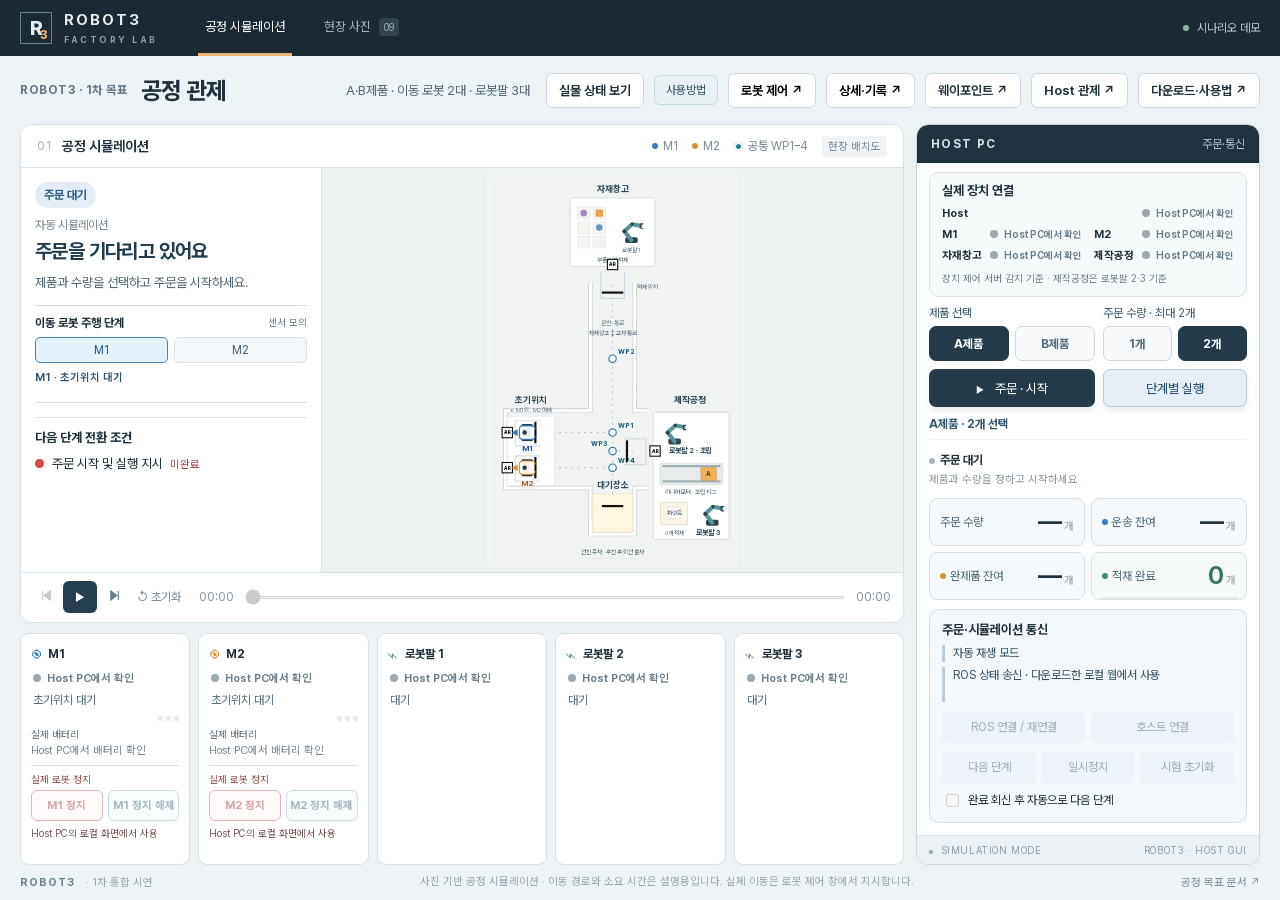
<file: index.html>
<!doctype html>
<html lang="ko">
<head><meta charset="utf-8"><meta name="viewport" content="width=device-width,initial-scale=1"><meta name="theme-color" content="#17242d"><title>Robot3 · 공정 시뮬레이션</title><link rel="stylesheet" href="styles.css?v=20261011-order2"><link rel="stylesheet" href="dashboard.css?v=20261019-layout-scale"><link rel="stylesheet" href="device-connection.css?v=20261011-connection"><link rel="stylesheet" href="usage-modal.css?v=20261019-pages"></head>
<body>
<header class="topbar"><a class="brand" href="./" aria-label="Robot3 홈"><span class="brand-icon">R<span>3</span></span><strong>ROBOT3<span>FACTORY LAB</span></strong></a><nav aria-label="페이지"><button class="nav active" data-tab="simulation">공정 시뮬레이션</button><button class="nav" data-tab="gallery">현장 사진 <span>09</span></button></nav><span class="demo-badge"><i></i> 시나리오 데모</span></header>
<main>
<div class="heading"><div><p class="eyebrow">ROBOT3 · 1차 목표</p><h1>공정 관제</h1></div><div class="dashboard-actions"><span class="dashboard-context">A·B제품 · 이동 로봇 2대 · 로봇팔 3대</span><a id="map-mode" class="package-link" href="?live=1">실물 상태 보기</a><button id="open-usage" class="usage-trigger" type="button" aria-haspopup="dialog" aria-controls="usage-dialog">사용방법</button><button id="open-robot-panel" type="button" class="detail-button">로봇 제어 ↗</button><button id="open-details" type="button" class="detail-button">상세·기록 ↗</button><a class="package-link" href="waypoints.html">웨이포인트 ↗</a><a class="package-link" href="control.html">Host 관제 ↗</a><a class="package-link" href="downloads.html">다운로드·사용법 ↗</a></div></div>
<section id="simulation-view">
<div class="simulation-layout"><div class="simulation-main">
<section class="map-panel"><div class="panel-heading"><div><span class="section-number">01</span><h2>공정 시뮬레이션</h2></div><div class="legend"><span><i class="blue"></i>M1</span><span><i class="orange"></i>M2</span><span class="waypoint-legend"><i></i>공통 WP1–4</span><span class="map-scale">현장 배치도</span></div></div>
<div class="map-stage-layout">
<aside class="current-stage" aria-label="현재 공정 단계">
<p class="eyebrow">CURRENT STEP</p><h3>현재 단계</h3>
<div class="stage-live" aria-live="polite" aria-atomic="true"><span id="stage-status" class="stage-status">주문 대기</span><p id="stage-number" class="stage-number">자동 시뮬레이션</p><h4 id="stage-title">주문을 기다리고 있어요</h4><p id="stage-detail">제품과 수량을 선택하고 주문을 시작하세요.</p></div>

<section class="navigation-panel" aria-label="이동 로봇 내부 주행 단계">
<div class="navigation-heading"><strong>이동 로봇 주행 단계</strong><span>센서 모의</span></div>
<div class="navigation-tabs" role="group" aria-label="주행 단계 로봇 선택"><button id="navigation-b1" type="button" aria-pressed="true">M1</button><button id="navigation-b2" type="button" aria-pressed="false">M2</button></div>
<p id="navigation-summary">10cm 후진 → 회전 → 경유점 → 도킹</p>
<ol id="navigation-steps" aria-label="선택한 이동 로봇의 주행 완료 조건"></ol>
</section>

<section class="stage-conditions" tabindex="0" aria-label="다음 단계 완료 조건 목록"><strong id="conditions-title">다음 단계 전환 조건</strong><ul id="conditions-list" aria-live="polite"></ul></section>

</aside>
<div class="map-wrapper"><svg id="factory-map" viewBox="0 0 680 1060" role="img" aria-labelledby="map-title map-desc"><title id="map-title">Robot3 공정 이동 시뮬레이션</title><desc id="map-desc">사용자가 지정한 방향으로 왼쪽 아래 초기위치, 중앙 위 자재창고, 오른쪽 아래 제작공정을 배치했습니다. 중앙 통로와 아래쪽 대기장소가 연결됩니다. 치수와 이동 시간은 설명용입니다. 두 이동 로봇이 공통 경유점 WP1~WP4를 사용합니다. WP1은 M1, WP4는 M2 초기위치의 통로 합류점입니다. 위치는 세로 배치도의 개념 위치입니다.</desc><defs><pattern id="grid" width="24" height="24" patternUnits="userSpaceOnUse"><circle cx="1" cy="1" r=".75" fill="#d4dde2"/></pattern><filter id="shadow"><feDropShadow dx="0" dy="3" stdDeviation="3" flood-opacity=".12"/></filter><g id="robot-shape"><rect x="-23" y="-16" width="7" height="30" rx="3" fill="#273a47"/><rect x="16" y="-16" width="7" height="30" rx="3" fill="#273a47"/><rect x="-18" y="-22" width="36" height="42" rx="9" fill="white" stroke="currentColor" stroke-width="3"/><rect x="-12" y="-15" width="24" height="23" rx="3" fill="currentColor" opacity=".12"/><circle cy="-8" r="6" fill="#273a47"/><path d="M-9 -27 L0 -43 L9 -27" fill="currentColor"/></g><g id="arm-shape"><rect x="-17" y="-8" width="34" height="16" rx="5" fill="#31444e"/><path d="M0 0 L-19 -24 L2 -43 L24 -39" fill="none" stroke="currentColor" stroke-width="11" stroke-linecap="round" stroke-linejoin="round"/><circle cx="-19" cy="-24" r="5" fill="#263b46"/><circle cx="2" cy="-43" r="4" fill="#263b46"/><path d="M24 -44 v12 m0 -12 h8 m-8 12 h8" fill="none" stroke="#263b46" stroke-width="3"/></g></defs>
<rect width="680" height="1060" fill="#f1f3f2"/>
<rect x="20" y="20" width="640" height="1020" rx="8" fill="url(#grid)" stroke="#d6dddf"/>
<!-- Photo topology, oriented as specified: storage above, home bottom-left,
     production bottom-right, waiting bay off the central junction. -->
<path d="M280 295 V640 H50 V850 H280 V975 H400 V850 H435 M400 295 V640 H435" fill="none" stroke="#c8d0d1" stroke-width="12"/>
<path d="M280 295 V640 H50 V850 H280 V975 H400 V850 H435 M400 295 V640 H435" fill="none" stroke="#fff" stroke-width="8"/>
<path class="road-dash" d="M340 300 V920 M110 700 H340 M110 795 H340 M340 750 H400"/>
<text x="340" y="410" text-anchor="middle" class="route-label">운반 통로</text>
<text x="340" y="435" text-anchor="middle" class="zone-sub">자재창고 ↕ 교차 통로</text>
<g class="station" tabindex="0" role="button" aria-label="자재창고 사진 보기" data-photo="warehouse">
 <rect x="225" y="65" width="230" height="185" rx="5" fill="#fff" stroke="#c9d5dc" stroke-width="2"/>
 <text x="340" y="48" text-anchor="middle" class="zone-title">자재창고</text>
 <g stroke="#d2d7d9" fill="#f4f5f1"><rect x="245" y="90" width="34" height="32" rx="2"/><rect x="287" y="90" width="34" height="32" rx="2"/><rect x="245" y="129" width="34" height="32" rx="2"/><rect x="287" y="129" width="34" height="32" rx="2"/><rect x="245" y="168" width="34" height="32" rx="2"/><rect x="287" y="168" width="34" height="32" rx="2"/></g>
 <circle cx="262" cy="106" r="9" fill="#a28ac2"/><circle cx="304" cy="145" r="9" fill="#639cbc"/><rect x="294" y="96" width="20" height="20" rx="2" fill="#eaa452"/>
 <g id="arm1-map" transform="translate(391 179)" color="#589299"><use href="#arm-shape"/></g>
 <text x="391" y="211" text-anchor="middle" class="zone-sub">로봇팔 1</text>
 <text x="340" y="238" text-anchor="middle" class="zone-sub">부품 3개 적재</text>
 <path d="M308 263 V337 H372 V263" fill="none" stroke="#b9cbd4" stroke-width="2"/>
 <text x="405" y="310" class="dock-label">적재 위치</text>
</g>
<g class="station" tabindex="0" role="button" aria-label="초기위치 사진 보기" data-photo="home">
 <rect x="55" y="656" width="128" height="188" rx="5" fill="#fff" stroke="#c9d5dc"/>
 <text x="119" y="621" text-anchor="middle" class="zone-title">초기위치</text>
 <text x="119" y="643" text-anchor="middle" class="zone-sub">← M1 위 · M2 아래</text>
 <path d="M143 668 H77 V736 H143 M143 763 H77 V831 H143" fill="none" stroke="#d7dfe4" stroke-width="3"/>
</g>
<g class="station" tabindex="0" role="button" aria-label="대기장소 사진 보기" data-photo="waiting">
 <rect x="285" y="866" width="110" height="105" rx="3" fill="#fff6e2" stroke="#d4b77a" stroke-dasharray="6 4"/>
 <text x="340" y="850" text-anchor="middle" class="zone-title">대기장소</text>
 <text x="340" y="1030" text-anchor="middle" class="zone-sub">전진 주차 · 후진 후 회전 출차</text>
</g>
<path d="M373 717 H430 V787 H373" fill="none" stroke="#b9cbd4" stroke-width="2"/>

<!-- Full-map photo: arm 2 at upper left, horizontal linear rail in the
     middle, arm 3 lower right and pallet lower left on the same workboard. -->
<g class="station" tabindex="0" role="button" aria-label="제작공정 사진 보기" data-photo="process">
 <rect x="450" y="645" width="205" height="345" rx="5" fill="#fff" stroke="#c9d5dc" stroke-width="2"/>
 <text x="550" y="621" text-anchor="middle" class="zone-title">제작공정</text>
 <g id="arm2-map" transform="translate(508 724)" color="#589299"><use href="#arm-shape"/></g>
 <text x="550" y="755" text-anchor="middle" class="zone-title small">로봇팔 2 · 조립</text>
 <rect x="468" y="783" width="171" height="58" rx="3" fill="#e7ebea" stroke="#c1cccd"/>
 <path d="M475 791 H632 M475 832 H632" stroke="#a0b2b6" stroke-width="6"/>
 <rect x="586" y="797" width="36" height="30" rx="3" fill="#fff" stroke="#c7ceca"/>
 <g id="jig" transform="translate(600 812)"><rect x="-21" y="-18" width="42" height="36" rx="3" fill="#f2b05d" stroke="#bb803a"/><text id="jig-product" y="6" text-anchor="middle" font-size="18" font-weight="700" fill="#5f421d">A</text></g>
 <text x="550" y="865" text-anchor="middle" class="zone-sub">리니어 모터 · 조립 지그</text>
 <g id="arm3-map" transform="translate(610 944)" color="#589299"><use href="#arm-shape"/></g>
 <text x="600" y="976" text-anchor="middle" class="zone-title small">로봇팔 3</text>
</g>
<g class="station" tabindex="0" role="button" aria-label="파렛트 사진 보기" data-photo="pallet">
 <rect x="470" y="889" width="73" height="60" rx="3" fill="#f8f4e8" stroke="#c8ba96"/>
 <rect x="489" y="902" width="36" height="30" rx="2" fill="#fff" stroke="#d9c8a6"/>
 <text x="507" y="923" text-anchor="middle" class="zone-sub">파렛트</text>
 <text id="pallet-count" x="507" y="976" text-anchor="middle" class="zone-sub">0개 적재</text>
</g>
<path id="active-waypoint-route" aria-hidden="true"></path>
<path id="active-waypoint-route-b2" aria-hidden="true"></path>
<g id="waypoint-markers" aria-label="M1·M2 공통 경유·회전 웨이포인트 WP1~WP4"></g>
<g id="dock-cues" aria-label="대기장소를 제외한 ArUco 표식과 목표 위치별 후방 적외선 센서 검은 감지선"></g>
<g id="robot1" color="#3576c5" filter="url(#shadow)"><g class="robot-body"><use href="#robot-shape"/><rect x="-9" y="19" width="18" height="4" rx="1" fill="#111"/><g class="cargo" transform="translate(-12 12)"></g></g><text y="49" text-anchor="middle" class="robot-label" fill="#24588f">M1</text></g>
<g id="robot2" color="#d99032" filter="url(#shadow)"><g class="robot-body"><use href="#robot-shape"/><rect x="-9" y="19" width="18" height="4" rx="1" fill="#111"/><g class="cargo" transform="translate(-12 12)"></g></g><text y="49" text-anchor="middle" class="robot-label" fill="#966021">M2</text></g>
</svg></div></div>
<div class="transport-controls"><div class="play-buttons"><button id="previous" class="icon-button" aria-label="이전 이벤트"><svg viewBox="0 0 20 20" width="15" height="15" aria-hidden="true"><path d="M5 4v12M15 4l-8 6 8 6Z" fill="currentColor" stroke="currentColor" stroke-width="1.5"/></svg></button><button id="play" class="play-button" aria-label="재생 또는 일시정지">▶</button><button id="next" class="icon-button" aria-label="다음 이벤트"><svg viewBox="0 0 20 20" width="15" height="15" aria-hidden="true"><path d="M15 4v12M5 4l8 6-8 6Z" fill="currentColor" stroke="currentColor" stroke-width="1.5"/></svg></button><button id="reset" class="text-button">↺ 초기화</button></div><div class="scrubber"><span id="elapsed">00:00</span><input id="timeline" type="range" min="0" max="100" value="0" step="0.05" aria-label="시뮬레이션 진행 위치"><span id="duration">00:00</span></div></div>
</section>
<section class="devices"><div class="device" id="device-b1"><span class="device-icon blue-text">◉</span><div><strong>M1</strong><small>/burger1</small></div><span class="device-connection" data-device-connection="M1" data-state="waiting" role="status"><i class="connection-dot" aria-hidden="true"></i><span class="connection-text">확인 중</span></span><span class="device-status">초기위치 대기</span><div class="part-dots" aria-label="적재 부품"></div><div class="robot-battery-control"><span>실제 배터리</span><p class="robot-battery" data-battery-robot="M1" role="status">배터리 수신 대기</p></div><div class="robot-stop-control"><span class="robot-stop-label">실제 로봇 정지</span><div class="robot-stop-buttons"><button class="robot-stop-button" type="button" data-stop-robot="M1" aria-label="실제 M1 정지" disabled>M1 정지</button><button class="robot-restart-button" type="button" data-restart-robot="M1" aria-label="실제 M1 정지 해제" disabled>M1 정지 해제</button></div><p class="robot-stop-status" data-stop-status="M1" role="status">정지 연결 확인 중</p></div></div><div class="device" id="device-b2"><span class="device-icon orange-text">◉</span><div><strong>M2</strong><small>/burger2</small></div><span class="device-connection" data-device-connection="M2" data-state="waiting" role="status"><i class="connection-dot" aria-hidden="true"></i><span class="connection-text">확인 중</span></span><span class="device-status">초기위치 대기</span><div class="part-dots" aria-label="적재 부품"></div><div class="robot-battery-control"><span>실제 배터리</span><p class="robot-battery" data-battery-robot="M2" role="status">배터리 수신 대기</p></div><div class="robot-stop-control"><span class="robot-stop-label">실제 로봇 정지</span><div class="robot-stop-buttons"><button class="robot-stop-button" type="button" data-stop-robot="M2" aria-label="실제 M2 정지" disabled>M2 정지</button><button class="robot-restart-button" type="button" data-restart-robot="M2" aria-label="실제 M2 정지 해제" disabled>M2 정지 해제</button></div><p class="robot-stop-status" data-stop-status="M2" role="status">정지 연결 확인 중</p></div></div><div class="device" id="device-a1"><span class="device-icon">⌁</span><div><strong>로봇팔 1</strong><small>부품 적재</small></div><span class="device-connection" data-device-connection="arm1" data-state="waiting" role="status"><i class="connection-dot" aria-hidden="true"></i><span class="connection-text">확인 중</span></span><span class="device-status">대기</span></div><div class="device" id="device-a2"><span class="device-icon">⌁</span><div><strong>로봇팔 2</strong><small>티칭 조립</small></div><span class="device-connection" data-device-connection="arm2" data-state="waiting" role="status"><i class="connection-dot" aria-hidden="true"></i><span class="connection-text">확인 중</span></span><span class="device-status">대기</span></div><div class="device" id="device-a3"><span class="device-icon">⌁</span><div><strong>로봇팔 3</strong><small>파렛트 적재</small></div><span class="device-connection" data-device-connection="arm3" data-state="waiting" role="status"><i class="connection-dot" aria-hidden="true"></i><span class="connection-text">확인 중</span></span><span class="device-status">대기</span></div></section>
</div>
<aside class="host-console" aria-label="Host PC 주문 및 카운트 GUI">
<div class="console-chrome"><div><strong>HOST PC</strong><span>CONTROL PANEL</span></div><span class="console-mode">주문·통신</span></div>
<section class="device-connections" aria-labelledby="connection-heading"><h3 id="connection-heading">실제 장치 연결</h3><div class="connection-grid"><div class="connection-row"><strong>Host</strong><span class="device-connection" data-device-connection="host" data-state="waiting" role="status"><i class="connection-dot" aria-hidden="true"></i><span class="connection-text">확인 중</span></span></div><div class="connection-row"><strong>M1</strong><span class="device-connection" data-device-connection="M1" data-state="waiting" role="status"><i class="connection-dot" aria-hidden="true"></i><span class="connection-text">확인 중</span></span></div><div class="connection-row"><strong>M2</strong><span class="device-connection" data-device-connection="M2" data-state="waiting" role="status"><i class="connection-dot" aria-hidden="true"></i><span class="connection-text">확인 중</span></span></div><div class="connection-row"><strong>자재창고</strong><span class="device-connection" data-device-connection="warehouse" data-state="waiting" role="status"><i class="connection-dot" aria-hidden="true"></i><span class="connection-text">확인 중</span></span></div><div class="connection-row"><strong>제작공정</strong><span class="device-connection" data-device-connection="production" data-state="waiting" role="status"><i class="connection-dot" aria-hidden="true"></i><span class="connection-text">확인 중</span></span></div></div><p class="connection-note" data-connection-note>장치 제어 서버 감지 기준 · 제작공정은 로봇팔 2·3 기준</p></section>

<section id="live-map-help" hidden><h3>실물 상태 보기</h3><p>기존 공정 배치도 위에 로봇 수신 좌표와 경유점을 같은 축척으로 표시합니다. 회색 로봇은 과거 위치이며, 설비 그림의 크기와 외곽선은 배치 안내용입니다. 전체 지도를 누르면 로봇 지도 좌표의 전체 범위를 볼 수 있습니다.</p><p>로봇팔은 수신한 작업 상태를 강조 표시합니다. 실제 관절 각도를 나타내지는 않습니다.</p><p><a href="control.html">실물 관제에서 위치를 보며 주문·단계를 제어하세요 ↗</a></p><a href="downloads.html">연결·사용법 보기 ↗</a></section><div class="order-bar"><form id="order-form">
<fieldset class="product-field"><legend>제품 선택</legend><div class="order-choices"><button type="button" data-product-type="A" aria-pressed="true">A제품</button><button type="button" data-product-type="B" aria-pressed="false">B제품</button></div><input id="product" type="hidden" name="product_type" value="A"></fieldset>
<fieldset class="quantity-field"><legend>주문 수량 · 최대 2개</legend><div class="order-choices"><button type="button" data-quantity="1" aria-pressed="false">1개</button><button type="button" data-quantity="2" aria-pressed="true">2개</button></div><input id="quantity" type="hidden" name="quantity" min="1" max="2" value="2"></fieldset>
<button class="primary" id="start" type="submit"><span>▶</span> 주문 · 시작</button><button class="primary step-order" id="step-order" type="button">단계별 실행</button></form><p id="order-selection" class="order-selection">A제품 · 2개 선택</p><div class="order-status"><span id="run-dot"></span><strong id="run-status">주문 대기</strong><small id="order-id">제품과 수량을 선택하고 시작하세요</small></div></div>
<p id="form-error" role="alert"></p>
<div class="metrics"><article><span class="metric-label">주문 수량</span><div><strong id="total">—</strong><span>개</span></div><small>Host에서 설정한 제품 수량</small></article><article><span class="metric-label"><i class="blue"></i> 운송 잔여</span><div><strong id="transport">—</strong><span>개</span></div><small>제작공정으로 출발하면 −1</small></article><article><span class="metric-label"><i class="orange"></i> 완제품 잔여</span><div><strong id="remaining">—</strong><span>개</span></div><small>파렛트 적재 성공 후 −1</small></article><article class="done-card"><span class="metric-label"><i class="green"></i> 적재 완료</span><div><strong id="completed">0</strong><span id="completed-unit">개</span><span id="completion-percent">0%</span></div><div class="small-progress"><i id="completion-bar"></i></div></article></div>

<section class="host-test" aria-label="호스트 PC 통신 시험">
<h3>주문·시뮬레이션 통신</h3>
<p id="host-status" role="status">자동 재생 모드</p>

<p id="ros-status" role="status">ROS 상태 송신 · 준비 중</p>
<div class="connection-buttons"><button id="ros-connect" type="button" disabled>ROS 연결 / 재연결</button>
<button id="host-connect" type="button">호스트 연결</button></div>

<div class="host-test-actions"><button id="host-next" disabled>다음 단계</button><button id="host-pause" disabled>일시정지</button><button id="host-reset" disabled>시험 초기화</button></div>
<label><input id="host-auto" type="checkbox" disabled> 완료 회신 후 자동으로 다음 단계</label>



</section>

<div class="console-footer"><span><i></i> SIMULATION MODE</span><span>ROBOT3 · HOST GUI</span></div></aside>
</div></section>
<section id="gallery-view" hidden><div class="gallery-heading"><h2>실제 공간으로 이해하는 공정</h2><p>공유해 주신 현장 사진 9장입니다. 사진을 누르면 확대할 수 있습니다.</p></div><div id="gallery-grid"></div></section>
<footer><span><strong>ROBOT3</strong> · 1차 통합 시연</span><p>사진 기반 공정 시뮬레이션 · 이동 경로와 소요 시간은 설명용입니다. 실제 이동은 로봇 제어 창에서 지시합니다.</p><a href="https://rorobot.atlassian.net/wiki/spaces/robot3/pages/edit-v2/19759106" target="_blank" rel="noopener">공정 목표 문서 ↗</a></footer>
</main>
<dialog id="detail-dialog" aria-labelledby="detail-title"><div class="detail-header"><div><p class="eyebrow">공정 참고 정보</p><h2 id="detail-title">상세·기록</h2></div><button id="close-details" type="button" aria-label="상세·기록 닫기">×</button></div><div class="detail-body"><section class="signal-detail"><h3>현재 작업·완료 신호</h3><div class="stage-work"><strong id="stage-work-label">장비 상태</strong><ul id="stage-work-list"><li>M1·M2 초기위치 대기</li></ul></div><ul id="condition-signals"></ul><p id="conditions-note"></p></section><aside class="scene-panel"><div class="panel-heading"><div><span class="section-number">02</span><h2>지금 진행 중</h2></div><button id="follow" aria-pressed="true" class="follow active">자동</button></div><button id="photo-open" class="scene-photo" aria-label="현재 현장 사진 확대"><img id="scene-image" src="assets/full-map.jpg" alt="전체 맵 · 초기위치, 자재창고, 제작공정과 중앙 아래 대기장소"><span>현장 사진 <b>↗</b></span></button><div class="scene-copy"><p id="scene-kicker" class="eyebrow">READY TO START</p><h3 id="scene-title">주문을 기다리고 있어요</h3><p id="scene-detail">제품과 수량을 선택해 주문을 시작하면 두 카운트가 설정되고 시뮬레이션이 시작됩니다.</p></div><div class="gate-box"><span>제작공정 교대 조건</span><ul id="gates"><li>앞 제품 파렛트 적재 완료</li><li>앞 이동 로봇 대기장소 도착</li><li>다음 부품 3개 적재 완료</li></ul></div></aside><section class="event-panel"><div class="panel-heading"><div><span class="section-number">03</span><h2>공정 이벤트</h2><span id="event-count">0건</span></div><button id="export" class="text-button">기록 내려받기 ↓</button></div><div id="event-log" role="log" aria-live="off"><div class="empty-log">주문을 시작하면 장비 동작과 카운트 변경 이력이 표시됩니다.</div></div></section><section class="connection-detail"><h3>Host 통신 기록·실행 안내</h3><p id="host-progress">호스트 지시 → 웹 실행 → 완료 회신 → 다음 단계</p><p id="host-version" role="status"></p><details open><summary>통신 기록</summary><pre id="host-log"></pre></details><div id="host-local-help"><p>호스트 PC에서 시험 프로그램을 실행하고 안내된 로컬 주소로 접속하세요.</p><a href="downloads.html">Host 패키지 받기·사용법 보기 ↗</a><code>python3 web/host/server.py</code><small>압축 해제 후 robot3_host/README.md 먼저 확인 · 웹 시험은 Python 3.10 이상 · ROS 폴더는 팀 개발용 명세</small></div><small>목적지까지의 이동은 중간 노드에서 끊지 않습니다. 작업 완료 지점에서 다음 지시를 기다립니다. 완료 회신은 웹에서 생성하며 실제 로봇·센서는 연결하지 않습니다.</small></section><details class="map-guide"><summary>지도 표식·카운트 안내</summary><p class="dock-legend"><strong>▲</strong> 이동 로봇 전방 · <strong>AR</strong> ArUco 위치 표식 · <span class="black-line-key"></span> 후방 적외선 감지선<br><small>대기장소에는 ArUco 마커 없이 후방 IR 감지선만 있습니다. 표식과 센서는 배치 설명용이며 실제 마커 ID·센서 입력과 연결되지 않습니다.</small></p><div class="host-footnote"><span class="host-footnote-icon">↳</span><p>주문한 수량으로 두 잔여 카운트를 설정합니다.<br>공정이 진행되면 Host에서 자동으로 갱신합니다.</p></div></details></div></dialog>
<dialog id="photo-dialog"><button id="close-dialog" aria-label="사진 닫기">×</button><img id="dialog-image" alt=""><div><h2 id="dialog-title"></h2><p id="dialog-description"></p></div></dialog>
<script src="config.js?v=20261011-order2"></script><script src="settings.js?v=20261011-order2"></script><script src="engine.js?v=20261011-products"></script><script src="host-client.js?v=20261011-products"></script><script src="system-policy.js?v=20261011-order2"></script><script src="ros-config.js?v=20261011-order2"></script><script src="assets/vendor/roslib-1.4.1.min.js"></script><script src="ros-client.js?v=20260930-ros"></script><script src="live-map-config.js?v=20261019-layout-scale"></script><script src="live-map-model.js?v=20261019-layout-scale"></script><script src="live-map-client.js?v=20261019-discovery-stream"></script><script src="live-map.js?v=20261019-layout-scale"></script><script src="robot-stop-client.js?v=20261019-goto-reset"></script><script src="robot-stop.js?v=20261019-goto-reset"></script><script src="robot-battery-client.js?v=20261011-battery"></script><script src="robot-battery.js?v=20261011-battery"></script><script src="app.js?v=20261011-products"></script><script src="device-connection-client.js?v=20261019-discovery-stream"></script><script src="device-connection.js?v=20261011-connection"></script>
<dialog id="robot-panel-dialog" style="width:min(1200px,96vw);height:94vh;padding:0;border:0;border-radius:16px;overflow:hidden"><button type="button" aria-label="로봇 화면 닫기" style="position:absolute;right:14px;top:10px;z-index:2;border:0;border-radius:8px;padding:6px 14px;cursor:pointer">닫기 ×</button><iframe title="M1·M2 로봇 제어" style="width:100%;height:100%;border:0"></iframe></dialog><script src="assets/robot-panel/open.js"></script><script src="usage-modal.js?v=20261019-reset"></script></body></html>
</file>
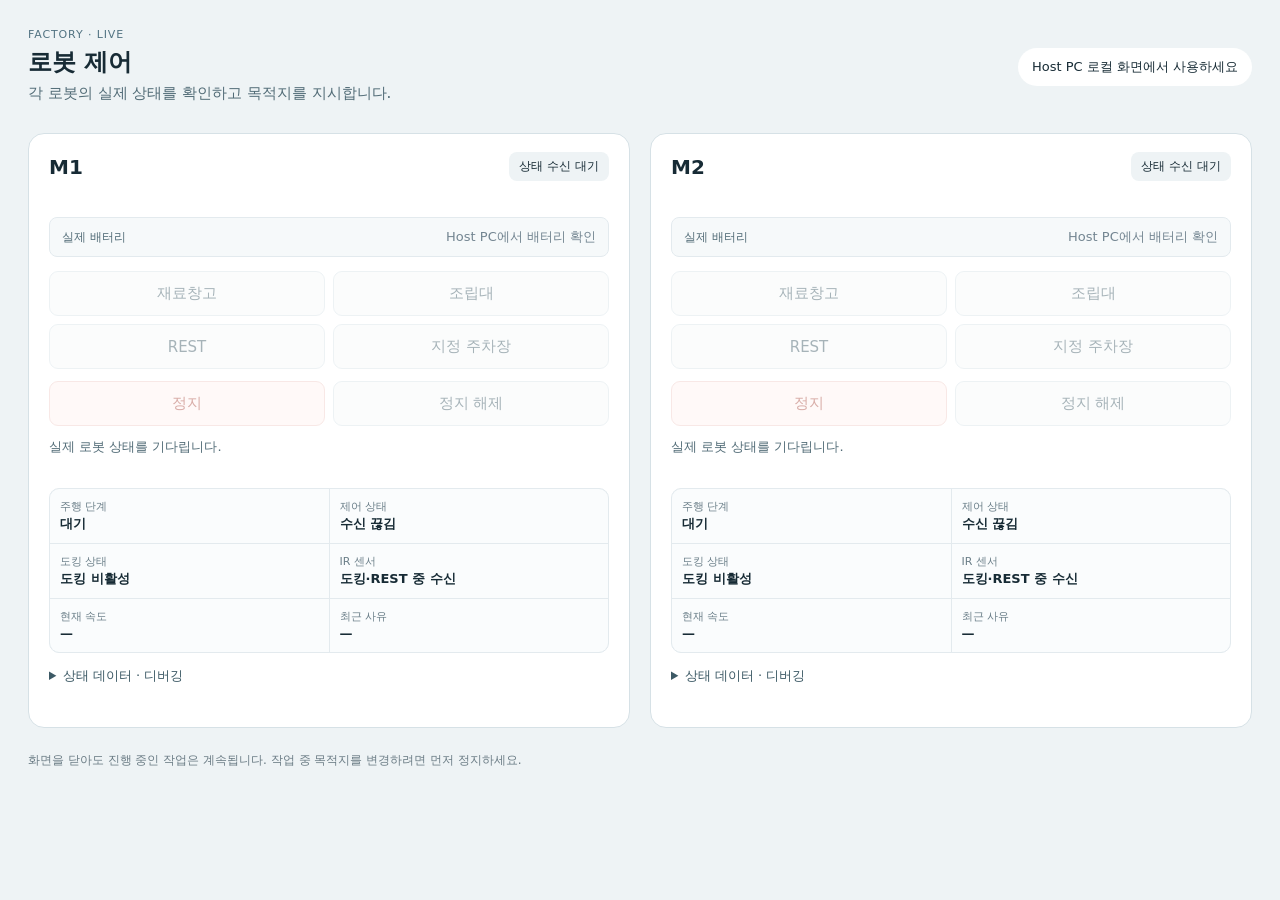
<file: assets/robot-panel/index.html>
<!doctype html><html lang="ko"><head><meta charset="utf-8"><meta name="viewport" content="width=device-width,initial-scale=1"><title>이동 로봇 제어</title><link rel="stylesheet" href="panel.css?v=20261011-battery"></head><body><header><div><small>FACTORY · LIVE</small><h1>로봇 제어</h1><p>각 로봇의 실제 상태를 확인하고 목적지를 지시합니다.</p></div><span id="connection" role="status">통신 연결 중</span></header><main id="robots"></main><footer>화면을 닫아도 진행 중인 작업은 계속됩니다. 작업 중 목적지를 변경하려면 먼저 정지하세요.</footer><script src="panel.js?v=20261020-full-reset"></script><script src="../../robot-battery-client.js?v=20261011-battery"></script><script src="../../robot-battery.js?v=20261011-battery"></script></body></html>
</file>
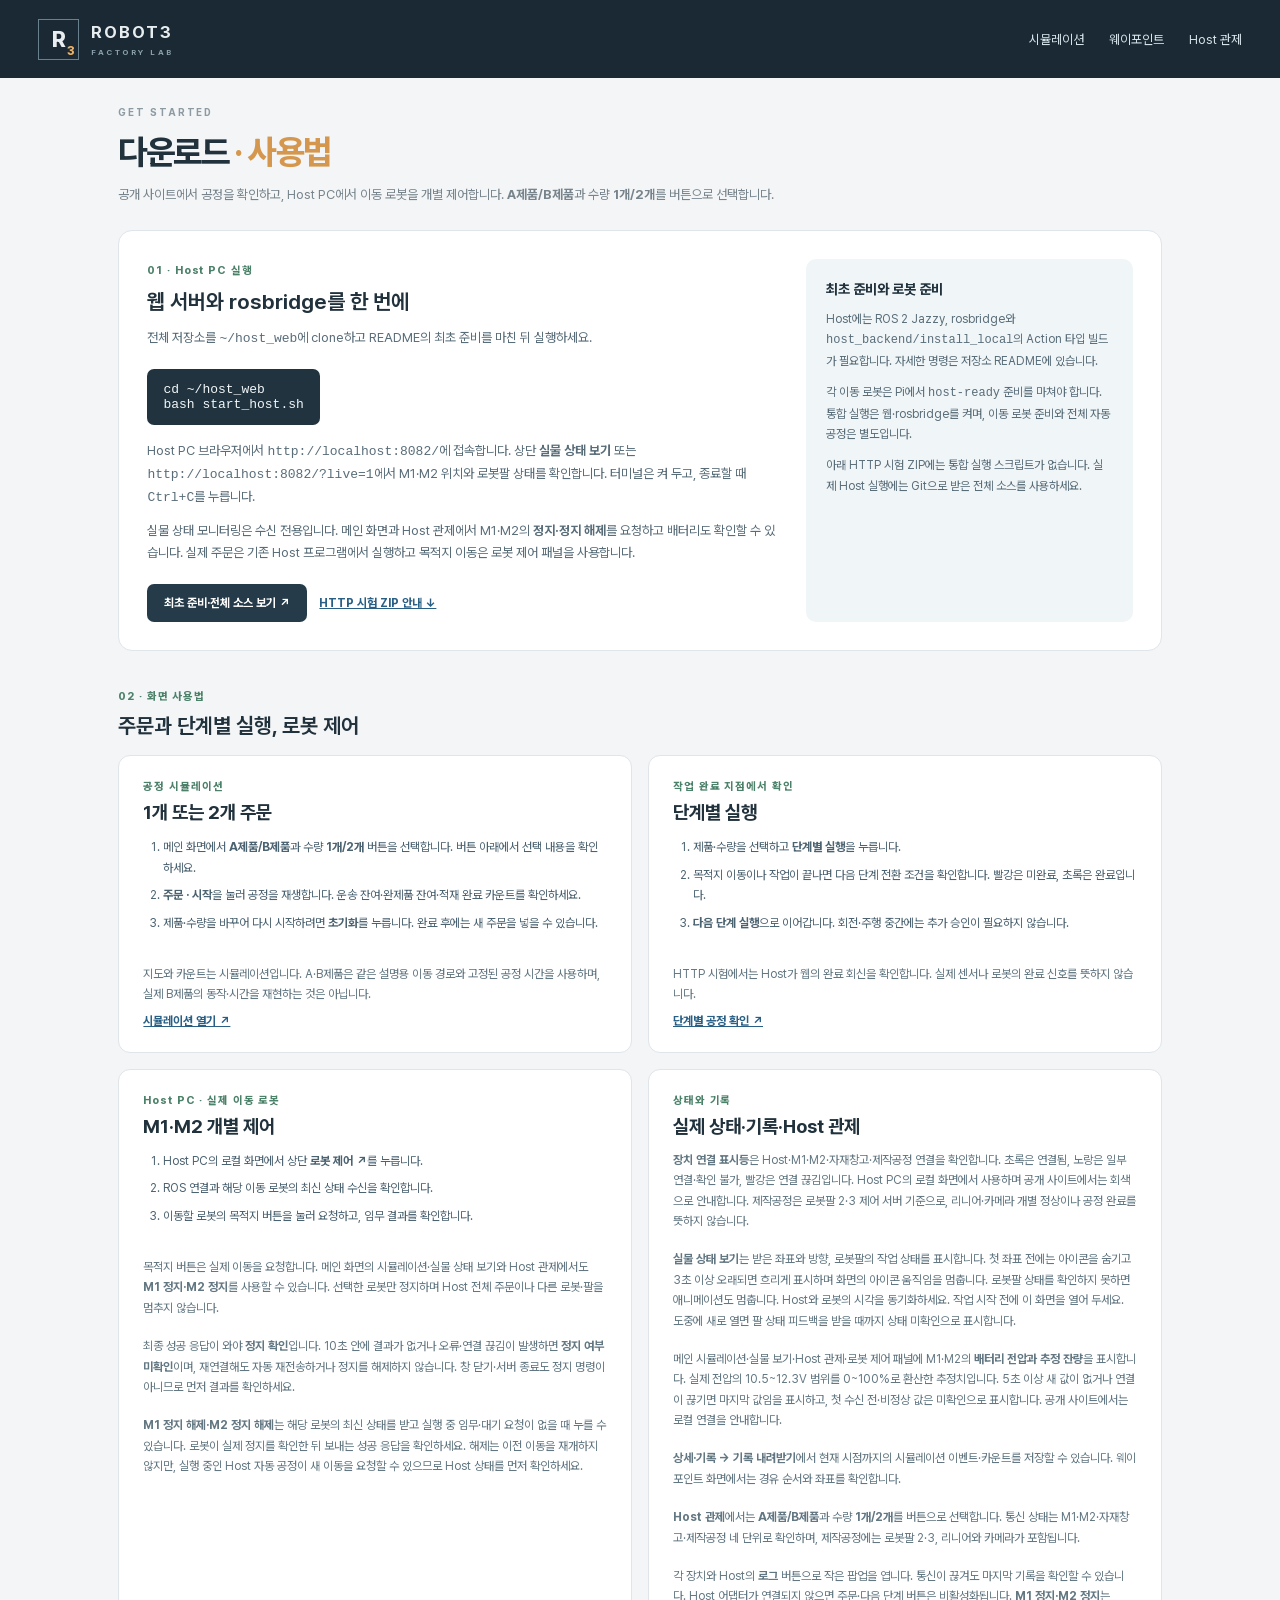
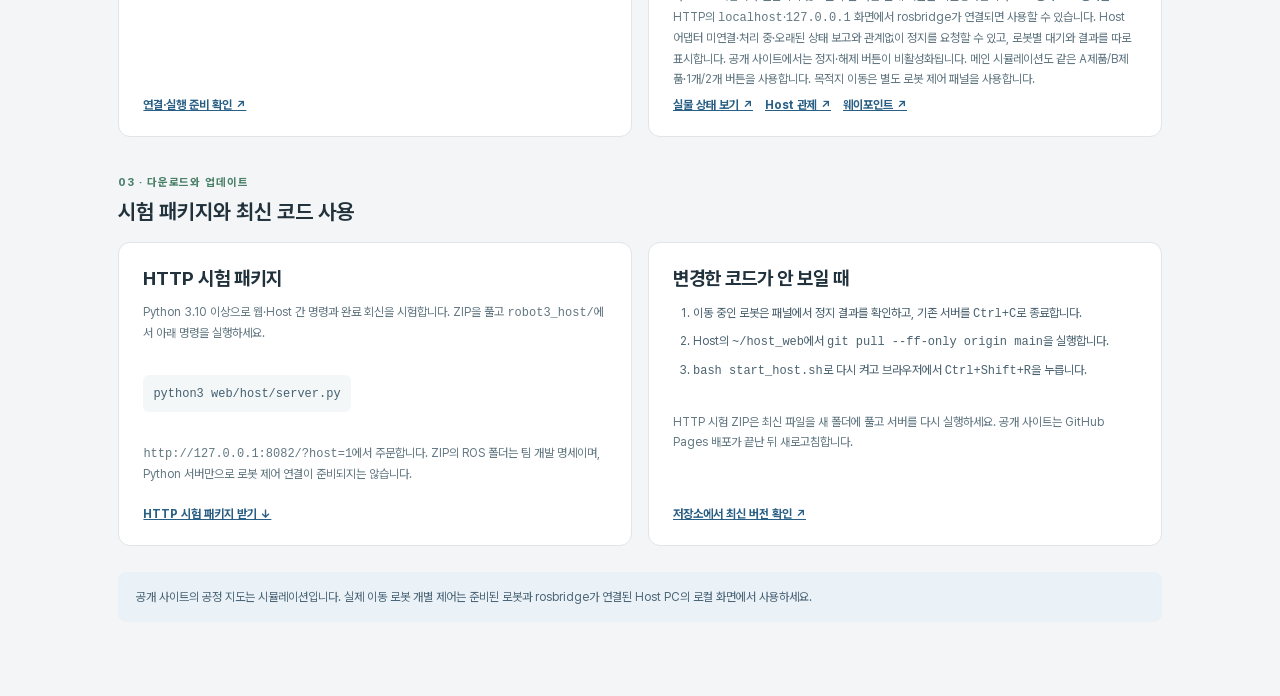
<file: downloads.html>
<!doctype html>
<html lang="ko">
<head>
<meta charset="utf-8"><meta name="viewport" content="width=device-width,initial-scale=1">
<title>Robot3 · 다운로드·사용법</title>
<link rel="stylesheet" href="styles.css?v=20261011-order2"><link rel="stylesheet" href="downloads.css?v=20260930-guide">
</head>
<body>
<header class="topbar"><a class="brand" href="./"><span class="brand-icon">R<span>3</span></span><strong>ROBOT3<span>FACTORY LAB</span></strong></a><nav class="guide-nav" aria-label="페이지"><a href="./">시뮬레이션</a><a href="waypoints.html">웨이포인트</a><a href="control.html">Host 관제</a></nav></header>
<main class="guide-main">
<div class="heading"><div><p class="eyebrow">GET STARTED</p><h1>다운로드 <span>· 사용법</span></h1><p class="subtitle">공개 사이트에서 공정을 확인하고, Host PC에서 이동 로봇을 개별 제어합니다. <strong>A제품/B제품</strong>과 수량 <strong>1개/2개</strong>를 버튼으로 선택합니다.</p></div></div>
<section class="guide-intro" aria-labelledby="start-title"><div><span class="guide-number">01 · Host PC 실행</span><h2 id="start-title">웹 서버와 rosbridge를 한 번에</h2><p>전체 저장소를 <code>~/host_web</code>에 clone하고 README의 최초 준비를 마친 뒤 실행하세요.</p><pre><code>cd ~/host_web
bash start_host.sh</code></pre><p>Host PC 브라우저에서 <code>http://localhost:8082/</code>에 접속합니다. 상단 <strong>실물 상태 보기</strong> 또는 <code>http://localhost:8082/?live=1</code>에서 M1·M2 위치와 로봇팔 상태를 확인합니다. 터미널은 켜 두고, 종료할 때 <code>Ctrl+C</code>를 누릅니다.</p><p>실물 상태 모니터링은 수신 전용입니다. 메인 화면과 Host 관제에서 M1·M2의 <strong>정지·정지 해제</strong>를 요청하고 배터리도 확인할 수 있습니다. 실제 주문은 기존 Host 프로그램에서 실행하고 목적지 이동은 로봇 제어 패널을 사용합니다.</p><div class="guide-actions"><a class="guide-primary" href="https://github.com/7s-FA/host_web#host-pc-한-번에-실행" target="_blank" rel="noopener">최초 준비·전체 소스 보기 ↗</a><a href="#http-package">HTTP 시험 ZIP 안내 ↓</a></div></div><aside><strong>최초 준비와 로봇 준비</strong><p>Host에는 ROS 2 Jazzy, rosbridge와 <code>host_backend/install_local</code>의 Action 타입 빌드가 필요합니다. 자세한 명령은 저장소 README에 있습니다.</p><p>각 이동 로봇은 Pi에서 <code>host-ready</code> 준비를 마쳐야 합니다. 통합 실행은 웹·rosbridge를 켜며, 이동 로봇 준비와 전체 자동 공정은 별도입니다.</p><p>아래 HTTP 시험 ZIP에는 통합 실행 스크립트가 없습니다. 실제 Host 실행에는 Git으로 받은 전체 소스를 사용하세요.</p></aside></section>
<section class="guide-section" aria-labelledby="usage-title"><div class="section-heading"><span class="guide-number">02 · 화면 사용법</span><h2 id="usage-title">주문과 단계별 실행, 로봇 제어</h2></div><div class="download-grid">
<article class="download-card"><span class="file-type">공정 시뮬레이션</span><h3>1개 또는 2개 주문</h3><ol><li>메인 화면에서 <strong>A제품/B제품</strong>과 수량 <strong>1개/2개</strong> 버튼을 선택합니다. 버튼 아래에서 선택 내용을 확인하세요.</li><li><strong>주문 · 시작</strong>을 눌러 공정을 재생합니다. 운송 잔여·완제품 잔여·적재 완료 카운트를 확인하세요.</li><li>제품·수량을 바꾸어 다시 시작하려면 <strong>초기화</strong>를 누릅니다. 완료 후에는 새 주문을 넣을 수 있습니다.</li></ol><p>지도와 카운트는 시뮬레이션입니다. A·B제품은 같은 설명용 이동 경로와 고정된 공정 시간을 사용하며, 실제 B제품의 동작·시간을 재현하는 것은 아닙니다.</p><a href="./">시뮬레이션 열기 ↗</a></article>
<article class="download-card"><span class="file-type">작업 완료 지점에서 확인</span><h3>단계별 실행</h3><ol><li>제품·수량을 선택하고 <strong>단계별 실행</strong>을 누릅니다.</li><li>목적지 이동이나 작업이 끝나면 다음 단계 전환 조건을 확인합니다. 빨강은 미완료, 초록은 완료입니다.</li><li><strong>다음 단계 실행</strong>으로 이어갑니다. 회전·주행 중간에는 추가 승인이 필요하지 않습니다.</li></ol><p>HTTP 시험에서는 Host가 웹의 완료 회신을 확인합니다. 실제 센서나 로봇의 완료 신호를 뜻하지 않습니다.</p><a href="./">단계별 공정 확인 ↗</a></article>
<article class="download-card"><span class="file-type">Host PC · 실제 이동 로봇</span><h3>M1·M2 개별 제어</h3><ol><li>Host PC의 로컬 화면에서 상단 <strong>로봇 제어 ↗</strong>를 누릅니다.</li><li>ROS 연결과 해당 이동 로봇의 최신 상태 수신을 확인합니다.</li><li>이동할 로봇의 목적지 버튼을 눌러 요청하고, 임무 결과를 확인합니다.</li></ol><p>목적지 버튼은 실제 이동을 요청합니다. 메인 화면의 시뮬레이션·실물 상태 보기와 Host 관제에서도 <strong>M1 정지·M2 정지</strong>를 사용할 수 있습니다. 선택한 로봇만 정지하며 Host 전체 주문이나 다른 로봇·팔을 멈추지 않습니다.</p><p>최종 성공 응답이 와야 <strong>정지 확인</strong>입니다. 10초 안에 결과가 없거나 오류·연결 끊김이 발생하면 <strong>정지 여부 미확인</strong>이며, 재연결해도 자동 재전송하거나 정지를 해제하지 않습니다. 창 닫기·서버 종료도 정지 명령이 아니므로 먼저 결과를 확인하세요.</p><p><strong>M1 정지 해제·M2 정지 해제</strong>는 해당 로봇의 최신 상태를 받고 실행 중 임무·대기 요청이 없을 때 누를 수 있습니다. 로봇이 실제 정지를 확인한 뒤 보내는 성공 응답을 확인하세요. 해제는 이전 이동을 재개하지 않지만, 실행 중인 Host 자동 공정이 새 이동을 요청할 수 있으므로 Host 상태를 먼저 확인하세요.</p><a href="https://github.com/7s-FA/host_web#host-pc-한-번에-실행" target="_blank" rel="noopener">연결·실행 준비 확인 ↗</a></article>
<article class="download-card"><span class="file-type">상태와 기록</span><h3>실제 상태·기록·Host 관제</h3><p><strong>장치 연결 표시등</strong>은 Host·M1·M2·자재창고·제작공정 연결을 확인합니다. 초록은 연결됨, 노랑은 일부 연결·확인 불가, 빨강은 연결 끊김입니다. Host PC의 로컬 화면에서 사용하며 공개 사이트에서는 회색으로 안내합니다. 제작공정은 로봇팔 2·3 제어 서버 기준으로, 리니어·카메라 개별 정상이나 공정 완료를 뜻하지 않습니다.</p><p><strong>실물 상태 보기</strong>는 받은 좌표와 방향, 로봇팔의 작업 상태를 표시합니다. 첫 좌표 전에는 아이콘을 숨기고 3초 이상 오래되면 흐리게 표시하며 화면의 아이콘 움직임을 멈춥니다. 로봇팔 상태를 확인하지 못하면 애니메이션도 멈춥니다. Host와 로봇의 시각을 동기화하세요. 작업 시작 전에 이 화면을 열어 두세요. 도중에 새로 열면 팔 상태 피드백을 받을 때까지 상태 미확인으로 표시합니다.</p><p>메인 시뮬레이션·실물 보기·Host 관제·로봇 제어 패널에 M1·M2의 <strong>배터리 전압과 추정 잔량</strong>을 표시합니다. 실제 전압의 10.5~12.3V 범위를 0~100%로 환산한 추정치입니다. 5초 이상 새 값이 없거나 연결이 끊기면 마지막 값임을 표시하고, 첫 수신 전·비정상 값은 미확인으로 표시합니다. 공개 사이트에서는 로컬 연결을 안내합니다.</p><p><strong>상세·기록 → 기록 내려받기</strong>에서 현재 시점까지의 시뮬레이션 이벤트·카운트를 저장할 수 있습니다. 웨이포인트 화면에서는 경유 순서와 좌표를 확인합니다.</p><p><strong>Host 관제</strong>에서는 <strong>A제품/B제품</strong>과 수량 <strong>1개/2개</strong>를 버튼으로 선택합니다. 통신 상태는 M1·M2·자재창고·제작공정 네 단위로 확인하며, 제작공정에는 로봇팔 2·3, 리니어와 카메라가 포함됩니다.</p><p>각 장치와 Host의 <strong>로그</strong> 버튼으로 작은 팝업을 엽니다. 통신이 끊겨도 마지막 기록을 확인할 수 있습니다. Host 어댑터가 연결되지 않으면 주문·다음 단계 버튼은 비활성화됩니다. <strong>M1 정지·M2 정지</strong>는 HTTP의 <code>localhost</code>·<code>127.0.0.1</code> 화면에서 rosbridge가 연결되면 사용할 수 있습니다. Host 어댑터 미연결·처리 중·오래된 상태 보고와 관계없이 정지를 요청할 수 있고, 로봇별 대기와 결과를 따로 표시합니다. 공개 사이트에서는 정지·해제 버튼이 비활성화됩니다. 메인 시뮬레이션도 같은 A제품/B제품·1개/2개 버튼을 사용합니다. 목적지 이동은 별도 로봇 제어 패널을 사용합니다.</p><div class="card-links"><a href="./?live=1">실물 상태 보기 ↗</a><a href="control.html">Host 관제 ↗</a><a href="waypoints.html">웨이포인트 ↗</a></div></article>
</div></section>
<section class="guide-section" aria-labelledby="download-title"><div class="section-heading"><span class="guide-number">03 · 다운로드와 업데이트</span><h2 id="download-title">시험 패키지와 최신 코드 사용</h2></div><div class="download-grid small-grid"><article class="download-card" id="http-package"><h3>HTTP 시험 패키지</h3><p>Python 3.10 이상으로 웹·Host 간 명령과 완료 회신을 시험합니다. ZIP을 풀고 <code>robot3_host/</code>에서 아래 명령을 실행하세요.</p><p class="file-path"><code>python3 web/host/server.py</code></p><p><code>http://127.0.0.1:8082/?host=1</code>에서 주문합니다. ZIP의 ROS 폴더는 팀 개발 명세이며, Python 서버만으로 로봇 제어 연결이 준비되지는 않습니다.</p><a href="https://7s-fa.github.io/host_web/host-test.zip" download>HTTP 시험 패키지 받기 ↓</a></article><article class="download-card"><h3>변경한 코드가 안 보일 때</h3><ol><li>이동 중인 로봇은 패널에서 정지 결과를 확인하고, 기존 서버를 <code>Ctrl+C</code>로 종료합니다.</li><li>Host의 <code>~/host_web</code>에서 <code>git pull --ff-only origin main</code>을 실행합니다.</li><li><code>bash start_host.sh</code>로 다시 켜고 브라우저에서 <code>Ctrl+Shift+R</code>을 누릅니다.</li></ol><p>HTTP 시험 ZIP은 최신 파일을 새 폴더에 풀고 서버를 다시 실행하세요. 공개 사이트는 GitHub Pages 배포가 끝난 뒤 새로고침합니다.</p><a href="https://github.com/7s-FA/host_web" target="_blank" rel="noopener">저장소에서 최신 버전 확인 ↗</a></article></div></section>
<p class="guide-note">공개 사이트의 공정 지도는 시뮬레이션입니다. 실제 이동 로봇 개별 제어는 준비된 로봇과 rosbridge가 연결된 Host PC의 로컬 화면에서 사용하세요.</p>
</main>
</body>
</html>
</file>
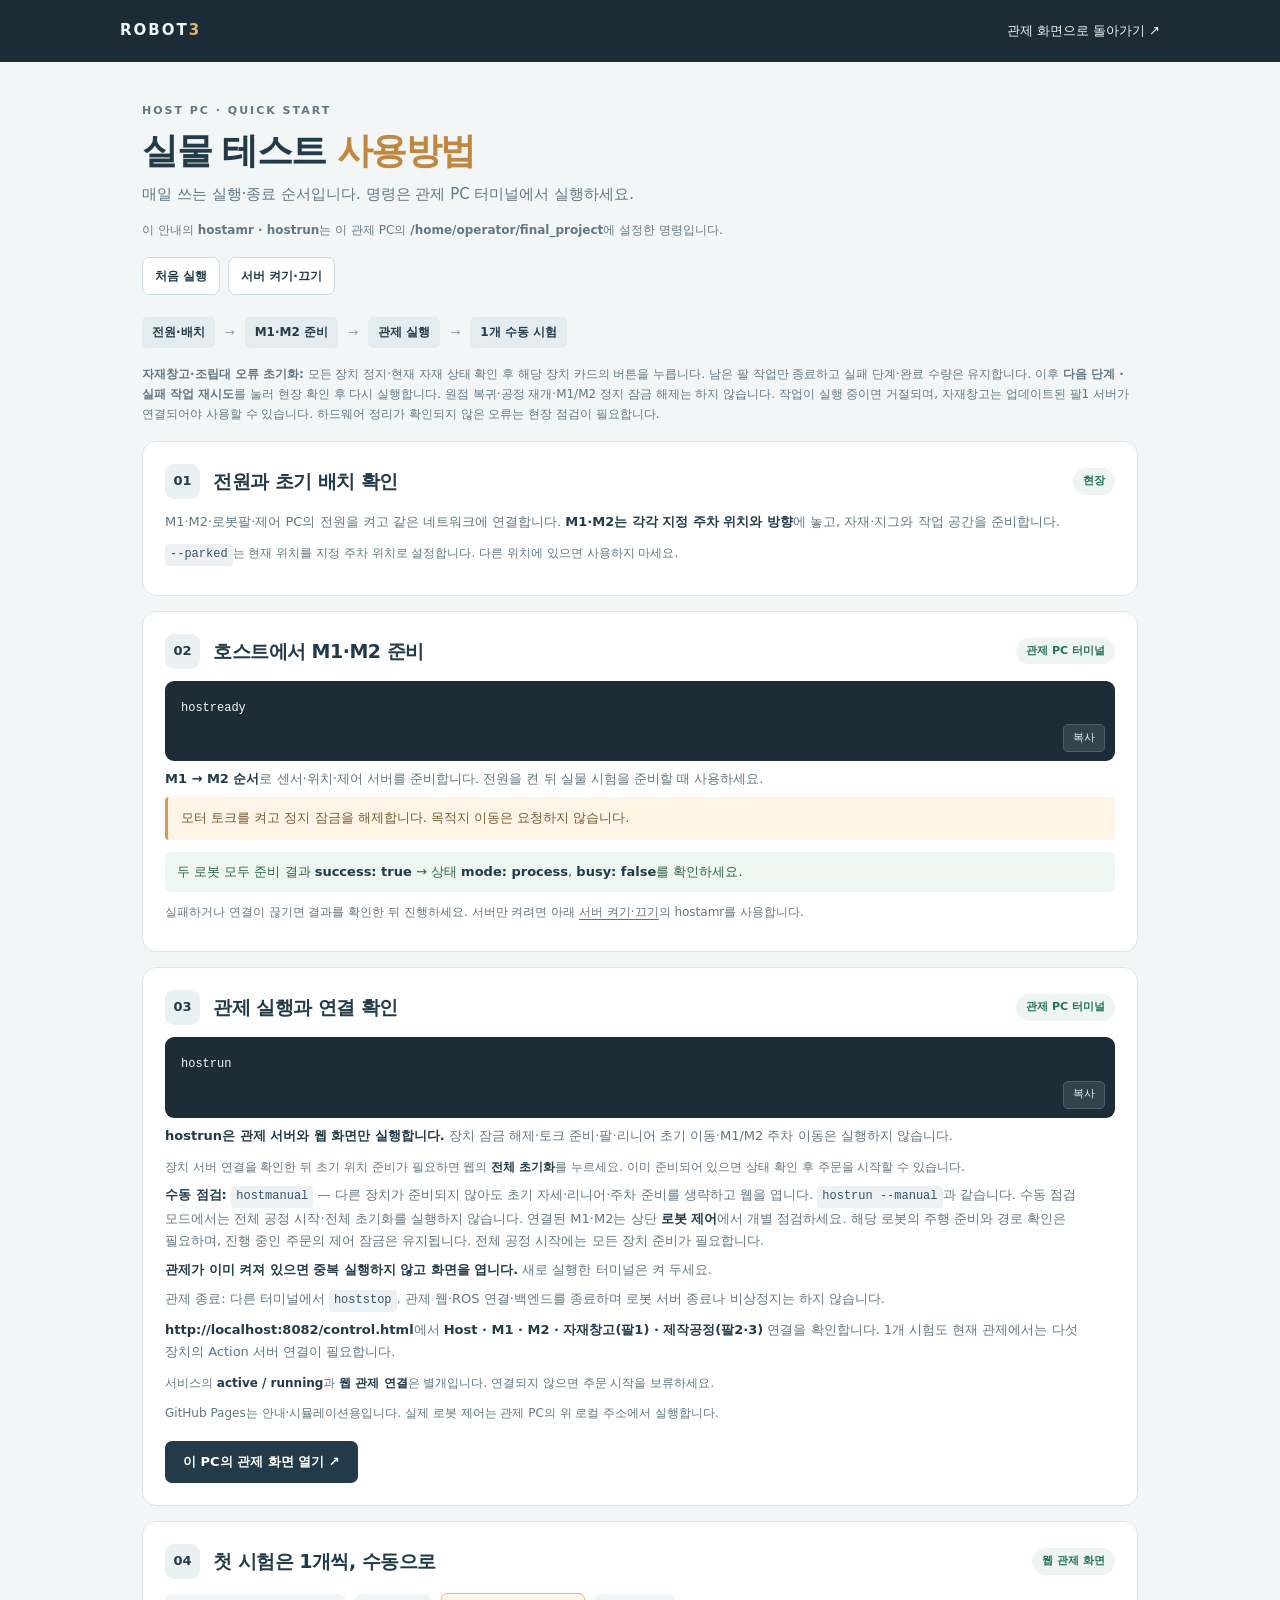
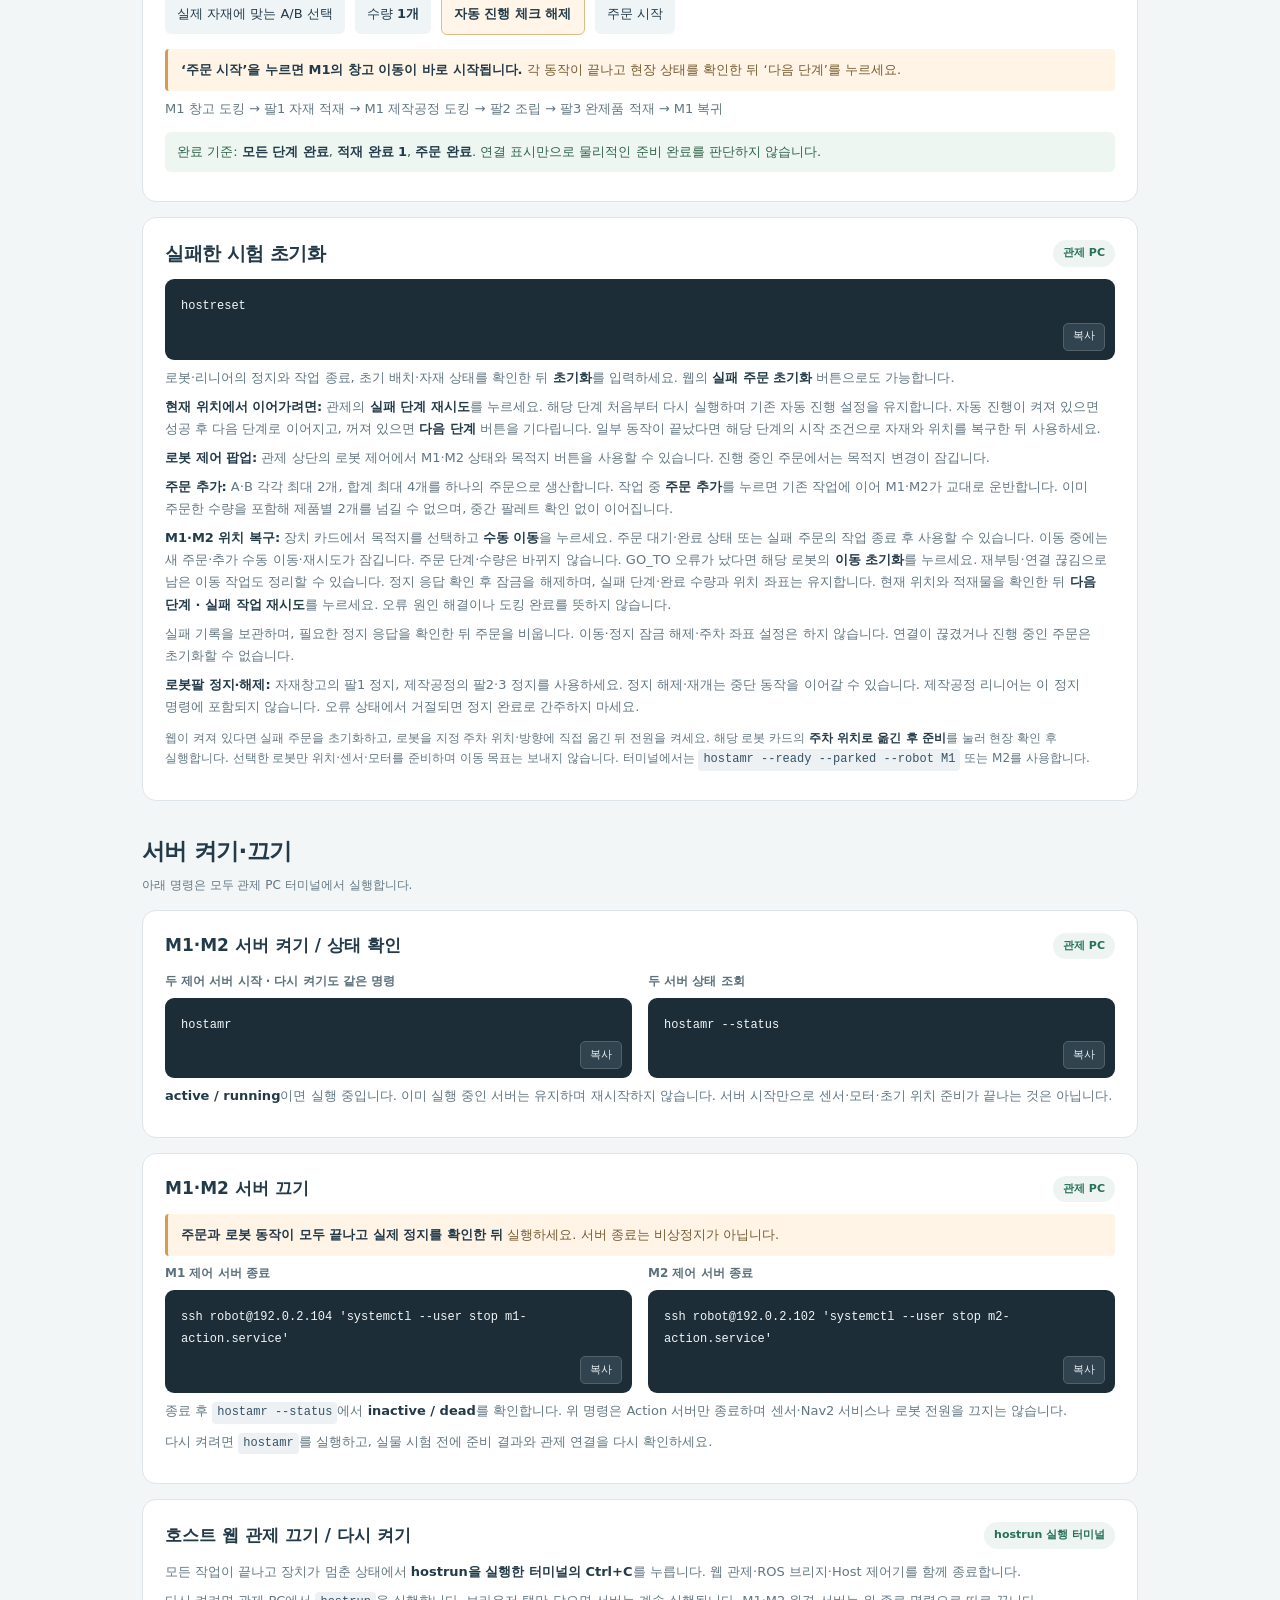
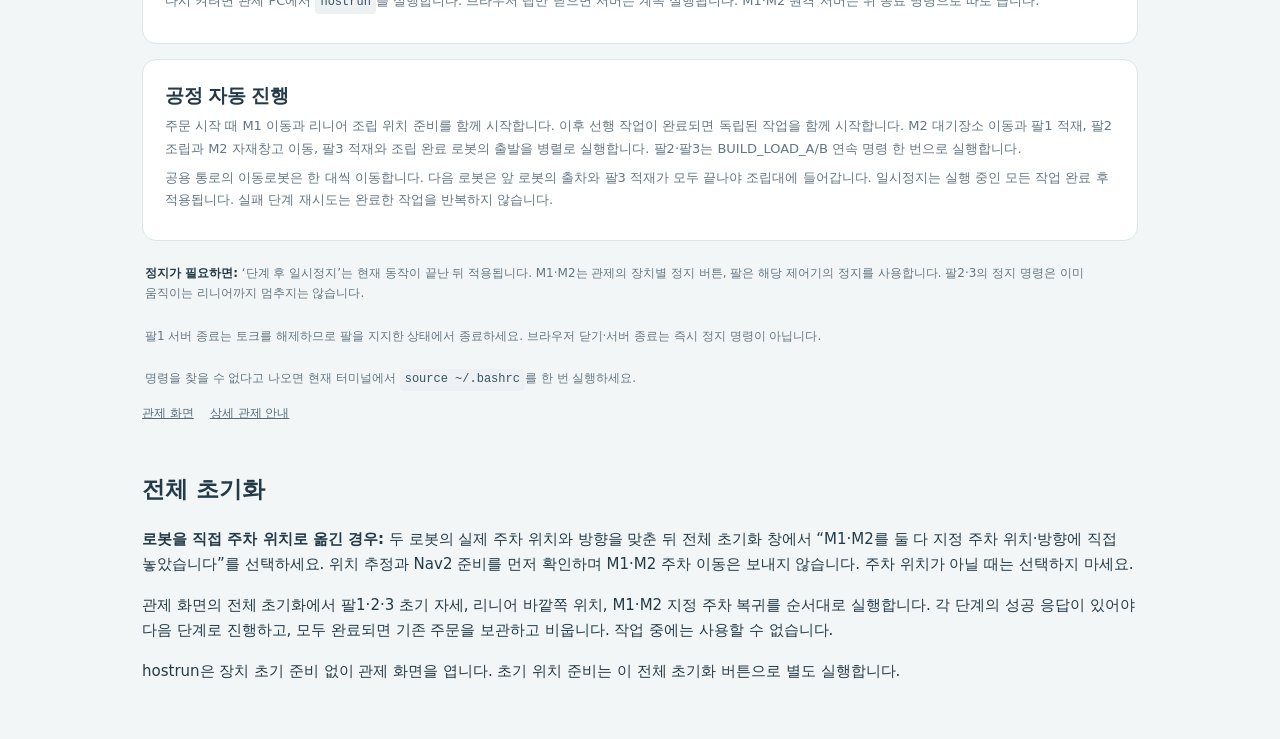
<file: usage.html>
<!doctype html>
<html lang="ko">
<head>
  <meta charset="utf-8">
  <meta name="viewport" content="width=device-width,initial-scale=1">
  <title>Robot3 · 사용방법</title>
  <style>
    :root{color-scheme:light;--ink:#233b49;--muted:#627782;--line:#dce5e9;--green:#267157;--sand:#bf8740}
    *{box-sizing:border-box}body{margin:0;background:#f3f6f7;color:var(--ink);font:15px/1.7 system-ui,-apple-system,"Noto Sans KR",sans-serif;word-break:keep-all}a{color:inherit}button{font:inherit;cursor:pointer}button:focus-visible,a:focus-visible,summary:focus-visible{outline:3px solid #72aace;outline-offset:4px}
    .topbar{background:#1b2c36;color:#eef4f6;padding:18px max(22px,calc((100% - 1040px)/2));display:flex;justify-content:space-between;gap:18px;align-items:center}.brand{font-weight:800;letter-spacing:2px;text-decoration:none}.brand span{color:#e3b16e}.topbar a:last-child{font-size:13px;text-decoration:none}
    main{max-width:1040px;margin:auto;padding:40px 22px 48px}.eyebrow{font-size:11px;letter-spacing:2px;font-weight:750;color:var(--muted);margin:0 0 8px}h1{font-size:36px;letter-spacing:-1.5px;margin:0 0 7px;line-height:1.3}h1 span{color:var(--sand)}.intro{color:var(--muted);margin:0 0 23px}.flow{display:flex;gap:10px;flex-wrap:wrap;align-items:center;margin-bottom:26px;font-size:12px;font-weight:650}.flow span{background:#e5ecef;padding:5px 10px;border-radius:5px}.flow b{color:#91a2ac;font-weight:400}
    .step{background:white;border:1px solid var(--line);border-radius:14px;padding:22px;margin:0 0 15px}.step-head{display:flex;align-items:center;gap:13px;margin-bottom:12px}.number{width:35px;height:35px;display:grid;place-items:center;border-radius:9px;background:#eaf1f3;font-size:13px;font-weight:800;flex:none}.step h2{font-size:19px;line-height:1.4;margin:0;letter-spacing:-.5px}.where{font-size:11px;background:#edf4f1;color:var(--green);padding:4px 10px;border-radius:20px;margin-left:auto;font-weight:700;white-space:nowrap}.where.robot{background:#fbf1e4;color:#926023}.step p{margin:7px 0;color:var(--muted);font-size:13px}.step strong{color:var(--ink)}.columns{display:grid;grid-template-columns:1fr 1.45fr;gap:16px}.command-label{display:block;font-size:12px;font-weight:650;margin:0 0 6px;color:#5b707b}.command{position:relative;background:#1c2d37;color:#f3f6f7;border-radius:9px;overflow:hidden;min-width:0}.command pre{margin:0;padding:16px 16px 42px;font:12px/1.9 ui-monospace,SFMono-Regular,Consolas,monospace;white-space:pre-wrap;overflow-wrap:anywhere;word-break:break-word}.copy{position:absolute;right:10px;bottom:9px;border:1px solid #52626c;border-radius:5px;padding:2px 9px;color:#e5edf1;background:#30434f;font-size:11px}.copy:hover{background:#3f5564}.note{font-size:12px!important;color:var(--muted);margin-top:10px!important}.success{margin-top:12px!important;background:#edf6f0;padding:9px 12px;border-radius:6px;color:#32644b!important}.caution{background:#fff4e5;padding:10px 13px;border-left:3px solid #d59c4f;border-radius:4px;color:#775c32!important}.short-code{display:inline-block;background:#edf1f3;border-radius:4px;padding:0 5px;font:12px/1.8 ui-monospace,monospace;color:#365366}
    .browser-steps{display:flex;flex-wrap:wrap;align-items:center;gap:10px;font-size:13px;margin:14px 0}.browser-steps span{padding:9px 12px;background:#eff4f6;border-radius:6px}.browser-steps .off{border:1px solid #ddbc85;background:#fff6e9;font-weight:700}.open-control{display:inline-block;background:var(--ink);color:white;text-decoration:none;padding:10px 18px;border-radius:7px;font-size:13px;font-weight:700;margin-top:10px}
    details{background:white;border:1px solid var(--line);border-radius:12px;margin-top:18px;padding:17px 22px}summary{font-size:14px;font-weight:750;cursor:pointer}details[open] summary{margin-bottom:16px}.extra-grid{display:grid;grid-template-columns:1fr 1fr;gap:20px}.extra h3{font-size:15px;margin:0 0 8px}.extra p{font-size:12px;color:var(--muted);margin:6px 0 10px}.extra .command{margin-bottom:12px}.extra .command pre{font-size:11px}.bottom{font-size:12px;color:var(--muted);margin:22px 3px 0}.bottom strong{color:var(--ink)}#copy-status{font-size:12px;color:var(--green);min-height:20px;margin:8px 3px 0}.foot-links{display:flex;gap:16px;flex-wrap:wrap;margin-top:12px;font-size:12px;color:#526e7e}
    @media(max-width:650px){main{padding:27px 14px 32px}h1{font-size:30px}.topbar{padding:16px 18px}.step{padding:17px}.step h2{font-size:17px}.where{font-size:10px;padding:4px 7px}.columns,.extra-grid{grid-template-columns:1fr;gap:13px}.flow{gap:6px}.flow span{padding:4px 8px}.step-head{gap:10px}details{padding:16px}.browser-steps{gap:7px}.browser-steps span{padding:7px 10px}}
    .embedded .topbar,.embedded .open-control,.embedded .foot-links,.embedded h1,.embedded .eyebrow{display:none}.embedded main{padding-top:24px}.embedded .intro{margin-bottom:16px}
    .scope-note{font-size:12px;color:#637884;margin:-10px 0 16px}.guide-nav{display:flex;flex-wrap:wrap;gap:8px;margin:0 0 22px}.guide-nav a{font-size:12px;font-weight:700;padding:8px 12px;text-decoration:none;background:white;border:1px solid #ccdbe2;border-radius:7px}.guide-nav a:hover{background:#eaf2f5}.anchor-target{scroll-margin-top:16px}.section-heading{font-size:23px;letter-spacing:-.7px;line-height:1.4;margin:34px 0 8px}.section-note{font-size:12px;color:var(--muted);margin:8px 0 14px}.step h3{font-size:17px;line-height:1.4;margin:0}.columns.equal{grid-template-columns:1fr 1fr}.nested{margin-top:14px;padding:12px 14px;background:#f8fafb}.command+.command{margin-top:10px}.step a:not(.open-control){text-underline-offset:3px}.copy{min-height:28px}.guide-nav a:focus-visible{outline:3px solid #72aace;outline-offset:3px}@media(max-width:650px){.columns.equal{grid-template-columns:1fr}.guide-nav{gap:6px}.guide-nav a{font-size:11px;padding:7px 9px}.section-heading{font-size:21px}.scope-note{font-size:11px;overflow-wrap:anywhere}.step h3{font-size:16px}.step-head{flex-wrap:wrap}.where{margin-left:auto}}
    @media print{body{background:white}.topbar,.copy,.open-control,#copy-status{display:none}main{padding:0;max-width:none}.step{break-inside:avoid}.command{background:#f0f3f4;color:#111}.command pre{padding:12px}details{break-inside:avoid}}
  </style>
</head>
<body>
  <header class="topbar"><a class="brand" href="control.html">ROBOT<span>3</span></a><a href="control.html">관제 화면으로 돌아가기 ↗</a></header>
  <main>
    <p class="eyebrow">HOST PC · QUICK START</p>
    <h1>실물 테스트 <span>사용방법</span></h1>
    <p class="intro">매일 쓰는 실행·종료 순서입니다. 명령은 관제 PC 터미널에서 실행하세요.</p>
    <p class="scope-note">이 안내의 <strong>hostamr · hostrun</strong>는 이 관제 PC의 <strong>/home/operator/final_project</strong>에 설정한 명령입니다.</p>
    <nav class="guide-nav" aria-label="사용방법 바로가기"><a href="#first-start">처음 실행</a><a href="#servers">서버 켜기·끄기</a></nav>
    <div class="flow" aria-label="준비 순서"><span>전원·배치</span><b>→</b><span>M1·M2 준비</span><b>→</b><span>관제 실행</span><b>→</b><span>1개 수동 시험</span></div>

    <p class="scope-note"><strong>자재창고·조립대 오류 초기화:</strong> 모든 장치 정지·현재 자재 상태 확인 후 해당 장치 카드의 버튼을 누릅니다. 남은 팔 작업만 종료하고 실패 단계·완료 수량은 유지합니다. 이후 <strong>다음 단계 · 실패 작업 재시도</strong>를 눌러 현장 확인 후 다시 실행합니다. 원점 복귀·공정 재개·M1/M2 정지 잠금 해제는 하지 않습니다. 작업이 실행 중이면 거절되며, 자재창고는 업데이트된 팔1 서버가 연결되어야 사용할 수 있습니다. 하드웨어 정리가 확인되지 않은 오류는 현장 점검이 필요합니다.</p>

    <div id="first-start" class="anchor-target">
      <section class="step">
        <div class="step-head"><span class="number">01</span><h2>전원과 초기 배치 확인</h2><span class="where">현장</span></div>
        <p>M1·M2·로봇팔·제어 PC의 전원을 켜고 같은 네트워크에 연결합니다. <strong>M1·M2는 각각 지정 주차 위치와 방향</strong>에 놓고, 자재·지그와 작업 공간을 준비합니다.</p>
        <p class="note"><span class="short-code">--parked</span>는 현재 위치를 지정 주차 위치로 설정합니다. 다른 위치에 있으면 사용하지 마세요.</p>
      </section>

      <section class="step">
        <div class="step-head"><span class="number">02</span><h2>호스트에서 M1·M2 준비</h2><span class="where">관제 PC 터미널</span></div>
        <div class="command"><pre><code>hostready</code></pre><button class="copy" type="button" aria-label="두 로봇 준비 명령 복사">복사</button></div>
        <p><strong>M1 → M2 순서</strong>로 센서·위치·제어 서버를 준비합니다. 전원을 켠 뒤 실물 시험을 준비할 때 사용하세요.</p>
        <p class="caution">모터 토크를 켜고 정지 잠금을 해제합니다. 목적지 이동은 요청하지 않습니다.</p>
        <p class="success">두 로봇 모두 준비 결과 <strong>success: true</strong> → 상태 <strong>mode: process</strong>, <strong>busy: false</strong>를 확인하세요.</p>
        <p class="note">실패하거나 연결이 끊기면 결과를 확인한 뒤 진행하세요. 서버만 켜려면 아래 <a href="#servers">서버 켜기·끄기</a>의 hostamr를 사용합니다.</p>
      </section>

      <section class="step">
        <div class="step-head"><span class="number">03</span><h2>관제 실행과 연결 확인</h2><span class="where">관제 PC 터미널</span></div>
        <div class="command"><pre><code>hostrun</code></pre><button class="copy" type="button" aria-label="관제 실행 명령 복사">복사</button></div>
        <p><strong>hostrun은 관제 서버와 웹 화면만 실행합니다.</strong> 장치 잠금 해제·토크 준비·팔·리니어 초기 이동·M1/M2 주차 이동은 실행하지 않습니다.</p>
        <p class="note">장치 서버 연결을 확인한 뒤 초기 위치 준비가 필요하면 웹의 <strong>전체 초기화</strong>를 누르세요. 이미 준비되어 있으면 상태 확인 후 주문을 시작할 수 있습니다.</p>
        <p><strong>수동 점검: <span class="short-code">hostmanual</span></strong> — 다른 장치가 준비되지 않아도 초기 자세·리니어·주차 준비를 생략하고 웹을 엽니다. <span class="short-code">hostrun --manual</span>과 같습니다. 수동 점검 모드에서는 전체 공정 시작·전체 초기화를 실행하지 않습니다. 연결된 M1·M2는 상단 <strong>로봇 제어</strong>에서 개별 점검하세요. 해당 로봇의 주행 준비와 경로 확인은 필요하며, 진행 중인 주문의 제어 잠금은 유지됩니다. 전체 공정 시작에는 모든 장치 준비가 필요합니다.</p>
        <p><strong>관제가 이미 켜져 있으면 중복 실행하지 않고 화면을 엽니다.</strong> 새로 실행한 터미널은 켜 두세요.</p>
        <p>관제 종료: 다른 터미널에서 <span class="short-code">hoststop</span>. 관제 웹·ROS 연결·백엔드를 종료하며 로봇 서버 종료나 비상정지는 하지 않습니다.</p>
        <p><strong>http://localhost:8082/control.html</strong>에서 <strong>Host · M1 · M2 · 자재창고(팔1) · 제작공정(팔2·3)</strong> 연결을 확인합니다. 1개 시험도 현재 관제에서는 다섯 장치의 Action 서버 연결이 필요합니다.</p>
        <p class="note">서비스의 <strong>active / running</strong>과 <strong>웹 관제 연결</strong>은 별개입니다. 연결되지 않으면 주문 시작을 보류하세요.</p>
        <p class="note">GitHub Pages는 안내·시뮬레이션용입니다. 실제 로봇 제어는 관제 PC의 위 로컬 주소에서 실행합니다.</p>
        <a class="open-control" href="http://localhost:8082/control.html">이 PC의 관제 화면 열기 ↗</a>
      </section>

      <section class="step">
        <div class="step-head"><span class="number">04</span><h2>첫 시험은 1개씩, 수동으로</h2><span class="where">웹 관제 화면</span></div>
        <div class="browser-steps"><span>실제 자재에 맞는 A/B 선택</span><span>수량 <strong>1개</strong></span><span class="off">자동 진행 체크 해제</span><span>주문 시작</span></div>
        <p class="caution"><strong>‘주문 시작’을 누르면 M1의 창고 이동이 바로 시작됩니다.</strong> 각 동작이 끝나고 현장 상태를 확인한 뒤 ‘다음 단계’를 누르세요.</p>
        <p>M1 창고 도킹 → 팔1 자재 적재 → M1 제작공정 도킹 → 팔2 조립 → 팔3 완제품 적재 → M1 복귀</p>
        <p class="success">완료 기준: <strong>모든 단계 완료</strong>, <strong>적재 완료 1</strong>, <strong>주문 완료</strong>. 연결 표시만으로 물리적인 준비 완료를 판단하지 않습니다.</p>
      </section>
    </div>

    <section class="step" id="failed-reset">
      <div class="step-head"><h2>실패한 시험 초기화</h2><span class="where">관제 PC</span></div>
      <div class="command"><pre><code>hostreset</code></pre><button class="copy" type="button" aria-label="실패 주문 초기화 명령 복사">복사</button></div>
      <p>로봇·리니어의 정지와 작업 종료, 초기 배치·자재 상태를 확인한 뒤 <strong>초기화</strong>를 입력하세요. 웹의 <strong>실패 주문 초기화</strong> 버튼으로도 가능합니다.</p>
      <p><strong>현재 위치에서 이어가려면:</strong> 관제의 <strong>실패 단계 재시도</strong>를 누르세요. 해당 단계 처음부터 다시 실행하며 기존 자동 진행 설정을 유지합니다. 자동 진행이 켜져 있으면 성공 후 다음 단계로 이어지고, 꺼져 있으면 <strong>다음 단계</strong> 버튼을 기다립니다. 일부 동작이 끝났다면 해당 단계의 시작 조건으로 자재와 위치를 복구한 뒤 사용하세요.</p>
      <p><strong>로봇 제어 팝업:</strong> 관제 상단의 로봇 제어에서 M1·M2 상태와 목적지 버튼을 사용할 수 있습니다. 진행 중인 주문에서는 목적지 변경이 잠깁니다.</p><p><strong>주문 추가:</strong> A·B 각각 최대 2개, 합계 최대 4개를 하나의 주문으로 생산합니다. 작업 중 <strong>주문 추가</strong>를 누르면 기존 작업에 이어 M1·M2가 교대로 운반합니다. 이미 주문한 수량을 포함해 제품별 2개를 넘길 수 없으며, 중간 팔레트 확인 없이 이어집니다.</p><p><strong>M1·M2 위치 복구:</strong> 장치 카드에서 목적지를 선택하고 <strong>수동 이동</strong>을 누르세요. 주문 대기·완료 상태 또는 실패 주문의 작업 종료 후 사용할 수 있습니다. 이동 중에는 새 주문·추가 수동 이동·재시도가 잠깁니다. 주문 단계·수량은 바뀌지 않습니다. GO_TO 오류가 났다면 해당 로봇의 <strong>이동 초기화</strong>를 누르세요. 재부팅·연결 끊김으로 남은 이동 작업도 정리할 수 있습니다. 정지 응답 확인 후 잠금을 해제하며, 실패 단계·완료 수량과 위치 좌표는 유지합니다. 현재 위치와 적재물을 확인한 뒤 <strong>다음 단계 · 실패 작업 재시도</strong>를 누르세요. 오류 원인 해결이나 도킹 완료를 뜻하지 않습니다.</p>
      <p>실패 기록을 보관하며, 필요한 정지 응답을 확인한 뒤 주문을 비웁니다. 이동·정지 잠금 해제·주차 좌표 설정은 하지 않습니다. 연결이 끊겼거나 진행 중인 주문은 초기화할 수 없습니다.</p>
      <p><strong>로봇팔 정지·해제:</strong> 자재창고의 팔1 정지, 제작공정의 팔2·3 정지를 사용하세요. 정지 해제·재개는 중단 동작을 이어갈 수 있습니다. 제작공정 리니어는 이 정지 명령에 포함되지 않습니다. 오류 상태에서 거절되면 정지 완료로 간주하지 마세요.</p>
      <p class="note">웹이 켜져 있다면 실패 주문을 초기화하고, 로봇을 지정 주차 위치·방향에 직접 옮긴 뒤 전원을 켜세요. 해당 로봇 카드의 <strong>주차 위치로 옮긴 후 준비</strong>를 눌러 현장 확인 후 실행합니다. 선택한 로봇만 위치·센서·모터를 준비하며 이동 목표는 보내지 않습니다. 터미널에서는 <span class="short-code">hostamr --ready --parked --robot M1</span> 또는 M2를 사용합니다.</p>
    </section>

    <section id="servers" class="anchor-target" aria-labelledby="servers-title">
      <h2 class="section-heading" id="servers-title">서버 켜기·끄기</h2>
      <p class="section-note">아래 명령은 모두 관제 PC 터미널에서 실행합니다.</p>
      <div class="step">
        <div class="step-head"><h3>M1·M2 서버 켜기 / 상태 확인</h3><span class="where">관제 PC</span></div>
        <div class="columns equal">
          <div><span class="command-label">두 제어 서버 시작 · 다시 켜기도 같은 명령</span><div class="command"><pre><code>hostamr</code></pre><button class="copy" type="button" aria-label="두 서버 시작 명령 복사">복사</button></div></div>
          <div><span class="command-label">두 서버 상태 조회</span><div class="command"><pre><code>hostamr --status</code></pre><button class="copy" type="button" aria-label="두 서버 상태 명령 복사">복사</button></div></div>
        </div>
        <p><strong>active / running</strong>이면 실행 중입니다. 이미 실행 중인 서버는 유지하며 재시작하지 않습니다. 서버 시작만으로 센서·모터·초기 위치 준비가 끝나는 것은 아닙니다.</p>
      </div>
      <div class="step">
        <div class="step-head"><h3>M1·M2 서버 끄기</h3><span class="where">관제 PC</span></div>
        <p class="caution"><strong>주문과 로봇 동작이 모두 끝나고 실제 정지를 확인한 뒤</strong> 실행하세요. 서버 종료는 비상정지가 아닙니다.</p>
        <div class="columns equal">
          <div><span class="command-label">M1 제어 서버 종료</span><div class="command"><pre><code>ssh robot@192.0.2.104 'systemctl --user stop m1-action.service'</code></pre><button class="copy" type="button" aria-label="M1 서버 종료 명령 복사">복사</button></div></div>
          <div><span class="command-label">M2 제어 서버 종료</span><div class="command"><pre><code>ssh robot@192.0.2.102 'systemctl --user stop m2-action.service'</code></pre><button class="copy" type="button" aria-label="M2 서버 종료 명령 복사">복사</button></div></div>
        </div>
        <p>종료 후 <span class="short-code">hostamr --status</span>에서 <strong>inactive / dead</strong>를 확인합니다. 위 명령은 Action 서버만 종료하며 센서·Nav2 서비스나 로봇 전원을 끄지는 않습니다.</p>
        <p>다시 켜려면 <span class="short-code">hostamr</span>를 실행하고, 실물 시험 전에 준비 결과와 관제 연결을 다시 확인하세요.</p>
      </div>
      <div class="step">
        <div class="step-head"><h3>호스트 웹 관제 끄기 / 다시 켜기</h3><span class="where">hostrun 실행 터미널</span></div>
        <p>모든 작업이 끝나고 장치가 멈춘 상태에서 <strong>hostrun을 실행한 터미널의 Ctrl+C</strong>를 누릅니다. 웹 관제·ROS 브리지·Host 제어기를 함께 종료합니다.</p>
        <p>다시 켜려면 관제 PC에서 <span class="short-code">hostrun</span>을 실행합니다. 브라우저 탭만 닫으면 서버는 계속 실행됩니다. M1·M2 원격 서버는 위 종료 명령으로 따로 끕니다.</p>
      </div>
    </section>

    <section class="step">
      <h2>공정 자동 진행</h2>
      <p>주문 시작 때 M1 이동과 리니어 조립 위치 준비를 함께 시작합니다. 이후 선행 작업이 완료되면 독립된 작업을 함께 시작합니다. M2 대기장소 이동과 팔1 적재, 팔2 조립과 M2 자재창고 이동, 팔3 적재와 조립 완료 로봇의 출발을 병렬로 실행합니다. 팔2·팔3는 BUILD_LOAD_A/B 연속 명령 한 번으로 실행합니다.</p>
      <p>공용 통로의 이동로봇은 한 대씩 이동합니다. 다음 로봇은 앞 로봇의 출차와 팔3 적재가 모두 끝나야 조립대에 들어갑니다. 일시정지는 실행 중인 모든 작업 완료 후 적용됩니다. 실패 단계 재시도는 완료한 작업을 반복하지 않습니다.</p>
    </section>
    <p class="bottom"><strong>정지가 필요하면:</strong> ‘단계 후 일시정지’는 현재 동작이 끝난 뒤 적용됩니다. M1·M2는 관제의 장치별 정지 버튼, 팔은 해당 제어기의 정지를 사용합니다. 팔2·3의 정지 명령은 이미 움직이는 리니어까지 멈추지는 않습니다.</p>
    <p class="bottom">팔1 서버 종료는 토크를 해제하므로 팔을 지지한 상태에서 종료하세요. 브라우저 닫기·서버 종료는 즉시 정지 명령이 아닙니다.</p>
    <p class="bottom">명령을 찾을 수 없다고 나오면 현재 터미널에서 <span class="short-code">source ~/.bashrc</span>를 한 번 실행하세요.</p>
    <div class="foot-links"><a href="control.html">관제 화면</a><a href="HOST_CONTROL_GUIDE.md">상세 관제 안내</a></div>
    <p id="copy-status" role="status" aria-live="polite"></p>
  <section class="card"><h2>전체 초기화</h2><p><strong>로봇을 직접 주차 위치로 옮긴 경우:</strong> 두 로봇의 실제 주차 위치와 방향을 맞춘 뒤 전체 초기화 창에서 “M1·M2를 둘 다 지정 주차 위치·방향에 직접 놓았습니다”를 선택하세요. 위치 추정과 Nav2 준비를 먼저 확인하며 M1·M2 주차 이동은 보내지 않습니다. 주차 위치가 아닐 때는 선택하지 마세요.</p><p>관제 화면의 전체 초기화에서 팔1·2·3 초기 자세, 리니어 바깥쪽 위치, M1·M2 지정 주차 복귀를 순서대로 실행합니다. 각 단계의 성공 응답이 있어야 다음 단계로 진행하고, 모두 완료되면 기존 주문을 보관하고 비웁니다. 작업 중에는 사용할 수 없습니다.</p><p>hostrun은 장치 초기 준비 없이 관제 화면을 엽니다. 초기 위치 준비는 이 전체 초기화 버튼으로 별도 실행합니다.</p></section></main>
  <script>
    if (new URLSearchParams(location.search).get('embedded') === '1') document.body.classList.add('embedded');
    document.querySelectorAll('.copy').forEach(button => {
      button.addEventListener('click', async () => {
        const text = button.parentElement.querySelector('code').textContent;
        try {
          await navigator.clipboard.writeText(text);
          button.textContent = '복사됨';
          document.getElementById('copy-status').textContent = '명령을 복사했습니다. 표시된 대상의 터미널에서 실행하세요.';
          setTimeout(() => { button.textContent = '복사'; }, 1600);
        } catch {
          const selection = window.getSelection(), range = document.createRange();
          range.selectNodeContents(button.parentElement.querySelector('code'));
          selection.removeAllRanges(); selection.addRange(range);
          document.getElementById('copy-status').textContent = '명령을 선택했습니다. Ctrl+C로 복사하세요.';
        }
      });
    });
  </script>
</body>
</html>
</file>
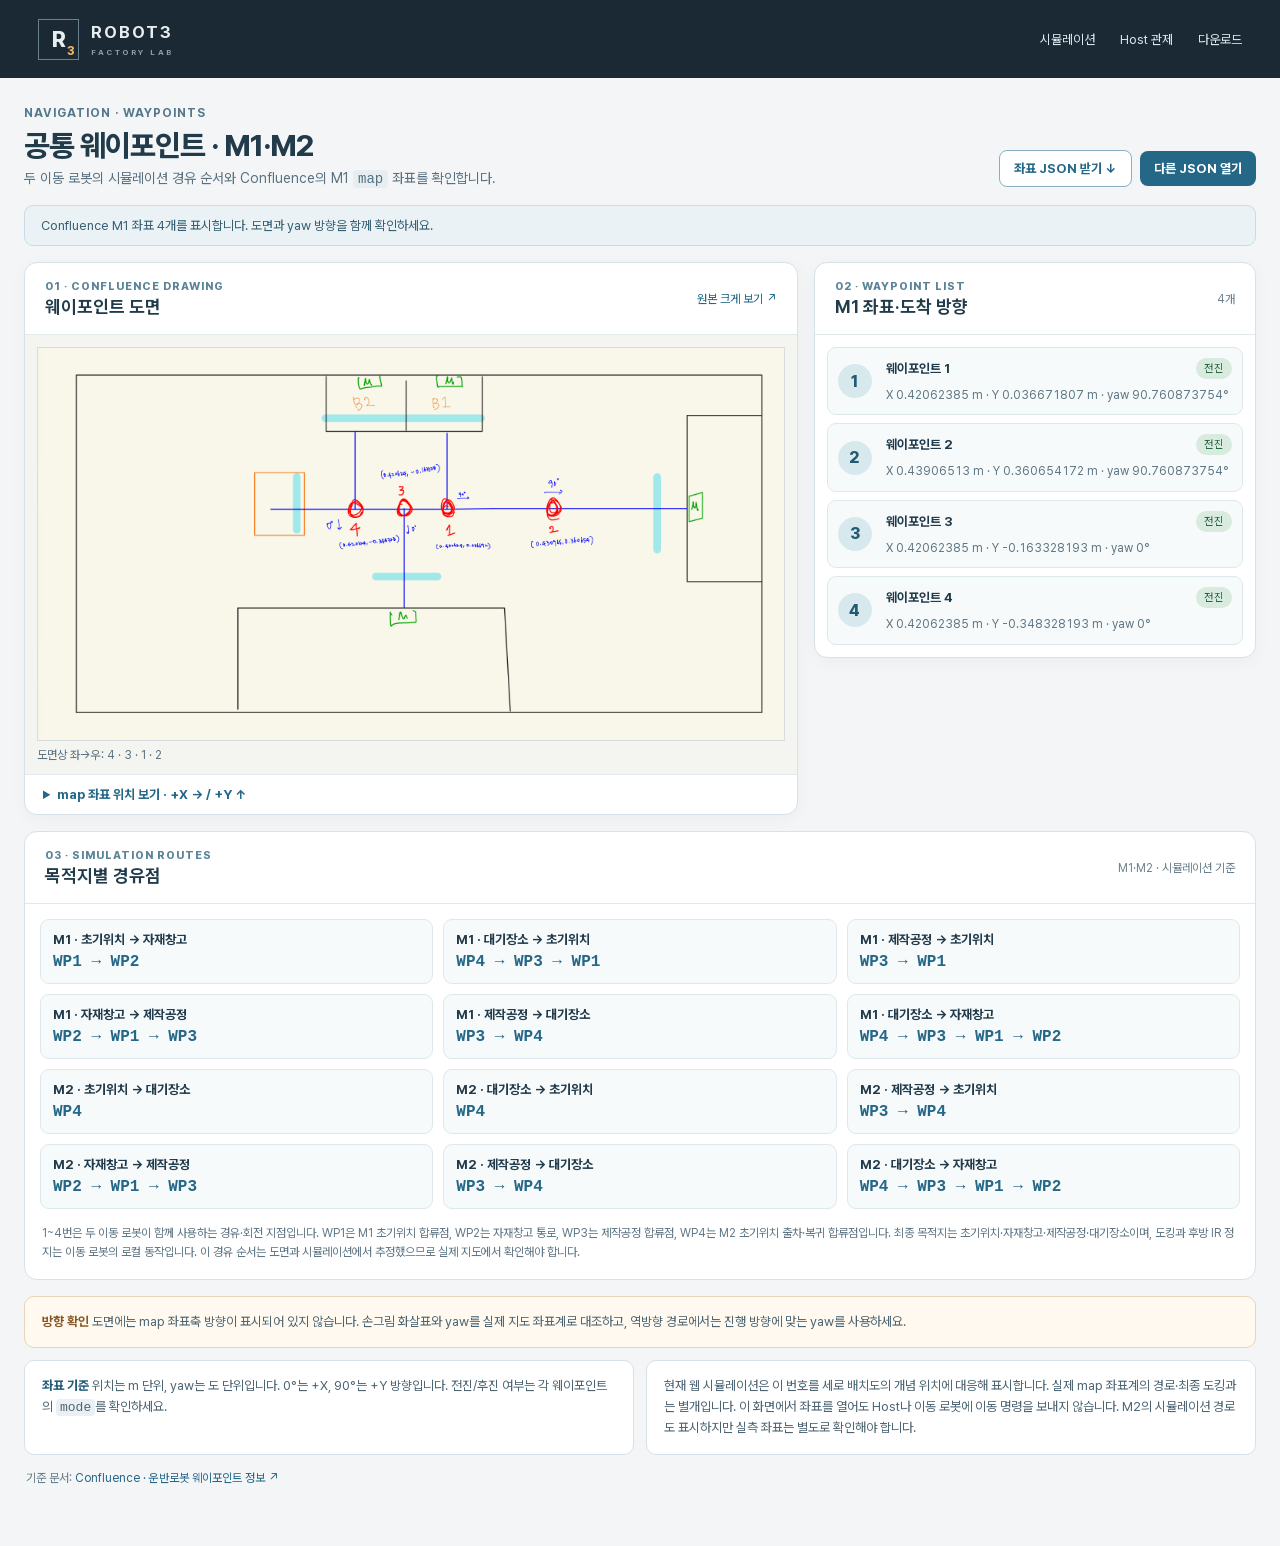
<file: waypoints.html>
<!doctype html>
<html lang="ko">
<head><meta charset="utf-8"><meta name="viewport" content="width=device-width,initial-scale=1"><title>Robot3 · 웨이포인트</title><link rel="stylesheet" href="styles.css?v=20261011-order2"><link rel="stylesheet" href="waypoints.css?v=20260930"></head>
<body>
<header class="topbar"><a class="brand" href="./"><span class="brand-icon">R<span>3</span></span><strong>ROBOT3<span>FACTORY LAB</span></strong></a><nav class="waypoint-nav" aria-label="페이지"><a href="./">시뮬레이션</a><a href="control.html">Host 관제</a><a href="downloads.html">다운로드</a></nav></header>
<main class="waypoint-main">
<div class="waypoint-heading"><div><p class="eyebrow">NAVIGATION · WAYPOINTS</p><h1>공통 웨이포인트 · M1·M2</h1><p>두 이동 로봇의 시뮬레이션 경유 순서와 Confluence의 M1 <code>map</code> 좌표를 확인합니다.</p></div><div class="waypoint-actions"><a class="data-download" href="waypoints-burger1.json" download>좌표 JSON 받기 ↓</a><label class="file-button">다른 JSON 열기<input id="waypoint-file" type="file" accept="application/json,.json"></label></div></div>
<div id="waypoint-message" class="waypoint-message" role="status">M1 좌표를 불러오는 중입니다. 다른 JSON 파일을 선택해도 서버로 전송되지 않습니다.</div>
<div class="waypoint-layout"><section class="waypoint-card" aria-labelledby="map-title"><div class="card-heading"><div><span>01 · CONFLUENCE DRAWING</span><h2 id="map-title">웨이포인트 도면</h2></div><a class="source-image-link" href="assets/waypoints-burger1-source.png" target="_blank" rel="noopener">원본 크게 보기 ↗</a></div><figure class="source-drawing"><img src="assets/waypoints-burger1-source.png" width="1940" height="1020" alt="M1·M2 초기위치가 위, 자재창고가 오른쪽, 제작공정이 왼쪽, 대기장소가 아래이며 중앙 통로의 왼쪽부터 웨이포인트 4, 3, 1, 2가 표시된 Confluence 도면"><figcaption>도면상 좌→우: 4 · 3 · 1 · 2</figcaption></figure><details class="coordinate-plot"><summary>map 좌표 위치 보기 · +X → / +Y ↑</summary><div class="plot-wrap"><svg id="waypoint-plot" viewBox="0 0 640 400" role="img" aria-label="불러온 map 좌표의 상대적 위치"><rect x="0" y="0" width="640" height="400" rx="12" fill="#f5f8f9"/><text x="320" y="195" text-anchor="middle" fill="#647d8b" font-size="16">좌표 파일을 선택하면 위치가 표시됩니다</text></svg></div><p class="plot-caption">위 그래프는 좌표 간 상대 위치만 표시합니다. 벽·장애물·도킹 지점을 표현하는 현장 지도는 아닙니다.</p></details></section><aside class="waypoint-card" aria-labelledby="list-title"><div class="card-heading"><div><span>02 · WAYPOINT LIST</span><h2 id="list-title">M1 좌표·도착 방향</h2></div><small id="waypoint-count">0개</small></div><div id="waypoint-list" class="waypoint-list"><p class="empty-list">좌표 파일을 기다리고 있습니다.</p></div></aside></div>
<section class="waypoint-routes" aria-labelledby="route-title"><div class="card-heading"><div><span>03 · SIMULATION ROUTES</span><h2 id="route-title">목적지별 경유점</h2></div><small>M1·M2 · 시뮬레이션 기준</small></div><div id="route-list" class="route-list"></div><p>1~4번은 두 이동 로봇이 함께 사용하는 경유·회전 지점입니다. WP1은 M1 초기위치 합류점, WP2는 자재창고 통로, WP3는 제작공정 합류점, WP4는 M2 초기위치 출차·복귀 합류점입니다. 최종 목적지는 초기위치·자재창고·제작공정·대기장소이며, 도킹과 후방 IR 정지는 이동 로봇의 로컬 동작입니다. 이 경유 순서는 도면과 시뮬레이션에서 추정했으므로 실제 지도에서 확인해야 합니다.</p></section>
<div class="waypoint-notes"><p><strong>방향 확인</strong> 도면에는 map 좌표축 방향이 표시되어 있지 않습니다. 손그림 화살표와 yaw를 실제 지도 좌표계로 대조하고, 역방향 경로에서는 진행 방향에 맞는 yaw를 사용하세요.</p><p><strong>좌표 기준</strong> 위치는 m 단위, yaw는 도 단위입니다. 0°는 +X, 90°는 +Y 방향입니다. 전진/후진 여부는 각 웨이포인트의 <code>mode</code>를 확인하세요.</p><p>현재 웹 시뮬레이션은 이 번호를 세로 배치도의 개념 위치에 대응해 표시합니다. 실제 map 좌표계의 경로·최종 도킹과는 별개입니다. 이 화면에서 좌표를 열어도 Host나 이동 로봇에 이동 명령을 보내지 않습니다. M2의 시뮬레이션 경로도 표시하지만 실측 좌표는 별도로 확인해야 합니다.</p></div>
<p class="waypoint-source">기준 문서: <a href="https://rorobot.atlassian.net/wiki/spaces/robot3/pages/24412161" target="_blank" rel="noopener">Confluence · 운반로봇 웨이포인트 정보 ↗</a></p>
</main><script src="waypoints.js?v=20260930-shared-wp4"></script>
</body></html>
</file>
<file: styles.css>
@font-face{font-family:Pretendard;src:url('assets/PretendardVariable.woff2') format('woff2');font-weight:100 900;font-display:swap}
:root{--ink:#21323d;--muted:#7b8992;--line:#dfe5e9;--blue:#3979c6;--orange:#d79239;--green:#418b72;--paper:#fff;--bg:#f3f5f6;font-family:Inter,Pretendard,'Noto Sans KR',-apple-system,BlinkMacSystemFont,'Segoe UI',sans-serif;color:var(--ink);font-synthesis:none}*{box-sizing:border-box}body{margin:0;background:var(--bg)}button,input,select{font:inherit}button,a,input,select{-webkit-tap-highlight-color:transparent}button{cursor:pointer}button:disabled{opacity:.42;cursor:not-allowed}button:focus-visible,a:focus-visible,input:focus-visible,select:focus-visible,.station:focus-visible{outline:3px solid #70a8e6;outline-offset:3px}button{border:0}a{color:inherit;text-decoration:none}[hidden]{display:none!important}.topbar{height:78px;background:#1a2933;color:#e8edf0;display:flex;align-items:center;padding:0 4%;gap:70px}.brand{display:flex;align-items:center;gap:12px}.brand-icon{border:1px solid #69808d;font-weight:800;font-size:22px;width:41px;height:41px;display:grid;place-content:center;position:relative}.brand-icon span{font-size:12px;color:#edb26a;position:absolute;right:3px;bottom:1px}.brand strong{font-size:17px;letter-spacing:2px}.brand strong>span{display:block;font-size:8px;letter-spacing:2.5px;color:#8b9fab;margin-top:5px}.topbar nav{display:flex;align-self:stretch;gap:25px}.nav{background:transparent;color:#a2b1ba;font-size:13px;padding:0 7px;border-bottom:3px solid transparent}.nav.active{color:#fff;border-color:#eab371}.nav span{font-size:10px;background:#33434e;border-radius:4px;padding:3px 5px;margin-left:5px}.demo-badge{margin-left:auto;font-size:11px;color:#bbcad3;display:flex;gap:8px;align-items:center}.demo-badge i{width:6px;height:6px;background:#93b4a3;border-radius:50%}main{max-width:1500px;margin:auto;padding:34px 4% 0}.heading{display:flex;justify-content:space-between;align-items:center;margin-bottom:26px}.eyebrow{font-size:10px;font-weight:700;letter-spacing:1.9px;color:#8d9aa2;margin:0 0 11px}h1{font-size:34px;letter-spacing:-1.6px;margin:0;font-weight:750}h1>span{color:#d4974d}.subtitle{font-size:13px;color:#77848c;margin:12px 0 0}.goal{border-left:1px solid #d8dfe3;padding-left:28px;min-width:174px}.goal>span{font-size:10px;color:#7a878e}.goal strong{display:block;font-size:25px;letter-spacing:-.5px;margin-top:5px}.goal small{font-size:10px;color:#89949b;margin-left:6px;font-weight:400}.goal p{font-size:10px;margin:6px 0 0;color:#8a969d}.order-bar{display:flex;justify-content:space-between;align-items:center;padding:19px 23px;background:white;border:1px solid var(--line);border-radius:12px}.order-bar form{display:flex;gap:20px;align-items:center}.host-label{display:flex;gap:12px;align-items:center;margin-right:12px}.host-icon{background:#edf1f4;border-radius:8px;width:38px;height:38px;display:grid;place-content:center;font-size:22px;color:#647984}.host-label strong{font-size:12px;display:block}.host-label small{font-size:10px;color:var(--muted);display:block;margin-top:5px}.order-bar label{font-size:9px;color:#89959d;display:block;letter-spacing:.3px}.order-bar select{display:block;margin-top:6px;border:1px solid var(--line);background:#fbfcfc;height:35px;border-radius:6px;padding:0 10px;color:var(--ink);font-size:11px;max-width:190px}.quantity{margin-top:6px;display:flex;border:1px solid var(--line);border-radius:6px;height:35px;overflow:hidden}.quantity button{background:#fbfcfc;width:28px;color:#74868e;font-size:17px}.quantity input{width:42px;text-align:center;border:0;font-weight:700;color:var(--ink);font-size:13px;appearance:textfield;-moz-appearance:textfield}.quantity input::-webkit-inner-spin-button{appearance:none}.primary{background:#253b49;color:#fff;font-size:12px;border-radius:7px;height:41px;align-self:flex-end;padding:0 22px;box-shadow:0 3px 5px #243b4918}.primary span{font-size:9px;margin-right:8px}.primary:hover{background:#365767}.order-status{padding-left:20px;border-left:1px solid #e8edf0;min-width:162px;position:relative}.order-status>span{display:inline-block;width:6px;height:6px;border-radius:50%;background:#a8b3ba;margin-right:5px}.order-status strong{font-size:11px}.order-status small{font-size:9px;color:#8e9ba3;display:block;margin-top:7px}.order-status.running>span{background:#458a72;box-shadow:0 0 0 3px #e6f3ed}.order-status.complete>span{background:#3979c6}#form-error{font-size:12px;color:#b84d3e;margin:7px 0;min-height:0}#form-error:empty{display:none}.metrics{display:grid;grid-template-columns:repeat(4,1fr);gap:14px;margin:18px 0}.metrics article{background:#fff;border:1px solid var(--line);border-radius:10px;padding:17px 21px}.metric-label{font-size:10px;color:#839198;display:flex;gap:6px;align-items:center}.metrics article>div:not(.small-progress){display:flex;align-items:baseline;gap:7px;margin-top:9px}.metrics strong{font-size:32px;font-weight:650;letter-spacing:-1px;font-variant-numeric:tabular-nums;line-height:1.15}.metrics article>div>span{font-size:11px;color:#98a3aa}.metrics small{font-size:9px;color:#9aa4aa;display:block;margin-top:9px}.metric-label i,.legend i{width:6px;height:6px;border-radius:50%;display:inline-block}.blue{background:var(--blue)}.orange{background:var(--orange)}.green{background:var(--green)}.done-card{background:#f5faf7!important;border-color:#d6e4dd!important}.done-card strong{color:#36775e}.metrics #completion-percent{margin-left:auto;color:#568c72;font-size:12px;font-weight:600}.small-progress{height:3px;background:#e0ebe4;margin-top:17px;border-radius:5px;overflow:hidden}.small-progress i{display:block;width:0%;height:100%;background:#568c72;transition:width .3s}.workspace{display:grid;grid-template-columns:minmax(0,1fr) 280px;gap:17px}.map-panel,.scene-panel,.event-panel{background:#fff;border:1px solid var(--line);border-radius:12px;overflow:hidden}.panel-heading{height:61px;padding:0 21px;display:flex;align-items:center;justify-content:space-between;gap:10px}.panel-heading>div{display:flex;align-items:center;gap:10px}.section-number{font-size:10px;color:#a7b2b9;letter-spacing:1px}h2{font-size:13px;margin:0;font-weight:650}.legend{font-size:9px;color:#798a95;gap:14px!important}.legend>span{display:flex;align-items:center;gap:5px}.map-scale{background:#f0f3f5;border-radius:4px;padding:4px 6px;font-size:8px}.map-wrapper{border-top:1px solid #edf0f2;border-bottom:1px solid #edf0f2;background:#f8fafb}#factory-map{display:block;width:100%}.road-border{fill:none;stroke:#dce4e8;stroke-width:29;stroke-linecap:round;stroke-linejoin:round}.road{fill:none;stroke:#ecf0f3;stroke-width:25;stroke-linecap:round;stroke-linejoin:round}.road-dash{fill:none;stroke:#bccbd3;stroke-width:1.5;stroke-dasharray:6 8}.zone-title{font-size:14px;font-weight:700;fill:#334b59}.zone-title.small{font-size:12px}.zone-sub{font-size:8px;letter-spacing:.5px;fill:#899ba6}.dock-label{font-size:8px;fill:#9aa8b1}.robot-label{font-size:11px;font-weight:700;paint-order:stroke;stroke:#f8fafb;stroke-width:4px}.route-label{font-size:10px;fill:#a0afb8;letter-spacing:1px}.map-note{font-size:9px;fill:#9caab2}.station{cursor:pointer}.station:hover>rect:first-child{stroke:#8caabd;stroke-width:2}.active-arm use{filter:drop-shadow(0 0 5px #6da695)}.transport-controls{display:flex;align-items:center;gap:17px;padding:14px 17px;background:#fff}.play-buttons{display:flex;gap:4px;align-items:center}.icon-button{width:27px;height:30px;background:transparent;color:#697f8d;font-size:12px}.play-button{background:#263f4e;color:white;width:34px;height:32px;border-radius:6px;font-size:11px}.text-button{font-size:10px;color:#7d8d96;background:transparent;white-space:nowrap;padding:6px}.scrubber{display:flex;align-items:center;gap:9px;flex:1;font-size:9px;color:#8797a1;font-variant-numeric:tabular-nums}.scrubber input{min-width:20px;width:100%;accent-color:#536f80;height:3px}.scene-panel{display:flex;flex-direction:column}.follow{border:1px solid #e3e8eb;color:#8797a1;background:white;border-radius:5px;padding:4px 8px;font-size:9px}.follow.active{background:#edf4f7;color:#4f7387;border-color:#d8e6ed}.scene-photo{margin:0 15px;padding:0;border-radius:8px;overflow:hidden;position:relative;display:block;height:190px;flex-shrink:0;background:#e6e9eb}.scene-photo img{height:100%;width:100%;object-fit:cover;object-position:center}.scene-photo:after{content:'';position:absolute;inset:50% 0 0;background:linear-gradient(transparent,#101d2977)}.scene-photo>span{position:absolute;bottom:11px;left:13px;right:13px;color:#fff;z-index:1;font-size:9px;display:flex;justify-content:space-between}.scene-photo b{font-size:16px}.scene-copy{padding:18px 20px 13px;min-height:125px}.scene-copy .eyebrow{font-size:8px;color:#b18b5d;margin-bottom:8px}.scene-copy h3{font-size:15px;letter-spacing:-.5px;margin:0 0 9px}.scene-copy>p:last-child{font-size:10px;line-height:1.8;color:#839099;margin:0}.gate-box{margin:auto 15px 15px;background:#f5f7f8;border-radius:7px;padding:12px 13px}.gate-box>span{font-size:9px;font-weight:700;color:#768995}.gate-box ul{list-style:none;margin:8px 0 0;padding:0;display:grid;gap:6px}.gate-box li{font-size:9px;color:#8d9aa2;display:flex;gap:6px;align-items:center}.gate-box li:before{content:'○';color:#a4b0b7}.gate-box li.passed{color:#4d7f69}.gate-box li.passed:before{content:'✓';color:#4b8b6d}.devices{display:grid;grid-template-columns:1.35fr 1.35fr 1fr 1fr 1fr;gap:10px;margin:16px 0}.device{display:flex;align-items:center;gap:9px;flex-wrap:wrap;background:white;border:1px solid var(--line);border-radius:9px;padding:14px}.device-icon{color:#71969a;font-size:24px;line-height:1}.blue-text{color:var(--blue)}.orange-text{color:var(--orange)}.device strong{font-size:10px;display:block}.device small{font-size:8px;color:#9ca7ae;display:block;margin-top:4px}.device-status{font-size:9px;color:#96a1a8;display:block;width:100%;padding-left:2px}.device.working{border-color:#adcbc0;background:#fbfefc}.device.working .device-status{color:#56836e}.part-dots{margin-left:auto;display:flex;gap:3px}.part-dots i{width:6px;height:6px;border-radius:2px;background:#e6ebef}.part-dots i.filled{background:#87a8c6}.event-panel .panel-heading{height:52px;border-bottom:1px solid #edf1f3}#event-count{font-size:9px;color:#a0adb5;background:#f3f6f8;padding:3px 6px;border-radius:4px}#event-log{max-height:174px;overflow:auto}.event-row{display:flex;align-items:center;padding:10px 22px;border-bottom:1px solid #f0f3f5;font-size:10px;gap:15px}.event-row time{font-size:9px;color:#9eabb3;width:35px;font-variant-numeric:tabular-nums}.event-row .event-dot{width:5px;height:5px;background:#a5b5be;border-radius:50%;flex:none}.event-row.counter .event-dot{background:#c9934d}.event-row.counter{background:#fffdf8}.event-row:first-child{font-weight:600}.event-row .tag{margin-left:auto;color:#9aa8b2;font-size:8px;white-space:nowrap}.empty-log{text-align:center;color:#a0acb4;font-size:11px;padding:32px}footer{display:flex;align-items:center;justify-content:space-between;gap:16px;padding:25px 0 30px;color:#9aa7af;font-size:9px}footer strong{font-size:9px;letter-spacing:1px;margin-right:8px;color:#6f848f}footer p{margin:0;line-height:1.7}footer a{white-space:nowrap;color:#7e929e}.gallery-heading{margin:25px 0}.gallery-heading h2{font-size:20px}.gallery-heading p{font-size:12px;color:#86959f}#gallery-grid{display:grid;grid-template-columns:repeat(4,1fr);gap:20px}.gallery-card{background:white;border:1px solid var(--line);padding:0;border-radius:12px;overflow:hidden;text-align:left}.gallery-card img{width:100%;height:210px;object-fit:cover;display:block}.gallery-card>div{padding:17px}.gallery-card h3{font-size:13px;margin:0 0 8px}.gallery-card p{font-size:10px;color:#8a99a2;line-height:1.7;margin:0}dialog{border:0;border-radius:14px;padding:0;max-width:min(90vw,1000px);max-height:92vh;box-shadow:0 30px 100px #0006;background:#fff}dialog::backdrop{background:#11232ccc;backdrop-filter:blur(4px)}dialog>img{display:block;max-height:72vh;width:100%;object-fit:contain;background:#13232c}dialog>div{padding:18px 25px}dialog h2{font-size:17px}dialog p{font-size:12px;color:#7a8a94;margin-bottom:0}#close-dialog{position:absolute;right:12px;top:12px;width:34px;height:34px;border-radius:50%;background:#162731c9;color:white;font-size:24px}@media(min-width:1450px){.scene-photo{height:225px}.scene-copy{padding-top:23px}.map-wrapper{min-height:460px;display:grid;place-items:center}}@media(max-width:1150px){.host-label{margin-right:0}.host-label small{display:none}.order-bar form{gap:14px}.order-status{min-width:130px}.workspace{grid-template-columns:minmax(0,1fr) 235px}.scene-photo{height:165px}.legend .map-scale{display:none}.transport-controls{gap:8px}.text-button{font-size:9px}.device{padding:12px 9px}.scene-copy{padding:13px 15px}.gate-box{padding:10px}.topbar{gap:40px}}@media(max-width:900px){main{padding:25px 20px 0}.topbar{padding:0 20px;gap:30px}.order-status{display:none}.order-bar form{width:100%;justify-content:space-between}.workspace{grid-template-columns:1fr}.scene-panel{display:grid;grid-template-columns:220px 1fr 1fr;padding-bottom:15px;gap:0 10px}.scene-panel>.panel-heading{grid-column:1/-1;height:45px}.scene-photo{height:160px;margin-right:0}.scene-copy{padding-top:12px}.gate-box{margin:0 15px 0 0;align-self:stretch;padding-top:20px}.devices{grid-template-columns:repeat(5,1fr)}.legend .map-scale{display:block}#gallery-grid{grid-template-columns:repeat(3,1fr)}footer{flex-wrap:wrap}}@media(max-width:620px){.topbar{height:64px;padding:0 15px;gap:20px}.brand strong{font-size:13px}.brand strong>span{font-size:6px}.brand-icon{width:31px;height:31px;font-size:18px}.topbar nav{gap:8px}.nav{font-size:10px;padding:0 3px}.demo-badge{display:none}main{padding:23px 13px 0}.heading{margin-bottom:21px}h1{font-size:25px}.eyebrow{font-size:8px;letter-spacing:1px}.subtitle{font-size:10px;max-width:240px;line-height:1.7}.goal{padding-left:12px;min-width:75px}.goal strong{font-size:22px}.goal small,.goal p{display:none}.order-bar{padding:15px}.order-bar form{flex-wrap:wrap;gap:12px}.host-label{width:100%;border-bottom:1px solid #eef1f3;padding-bottom:12px}.host-label small{display:block}.host-icon{width:30px;height:30px}.order-bar select{max-width:145px;font-size:10px}.primary{padding:0 13px;font-size:10px;height:35px}.metrics{gap:8px;margin:12px 0;grid-template-columns:repeat(2,1fr)}.metrics article{padding:14px 15px}.metrics strong{font-size:29px}.metrics small{font-size:8px}.panel-heading{padding:0 13px;height:49px}.legend{gap:8px!important;font-size:8px}.legend .map-scale{display:none}h2{font-size:12px}.transport-controls{flex-wrap:wrap;padding:10px;gap:10px}.play-buttons{order:1}.scrubber{order:3;flex-basis:100%;padding:4px}.scene-panel{grid-template-columns:140px 1fr;gap:0 3px}.scene-photo{height:155px;margin-left:12px}.scene-copy{padding:9px 12px}.scene-copy h3{font-size:14px}.scene-copy>p:last-child{font-size:10px}.gate-box{grid-column:1/-1;margin:12px 12px 0;padding:12px}.gate-box ul{display:flex;flex-wrap:wrap;gap:10px}.gate-box li{font-size:8px}.devices{grid-template-columns:repeat(6,1fr);gap:8px}.device{grid-column:span 2;padding:12px}.device:nth-child(-n+2){grid-column:span 3}.device-status{font-size:8px}.event-row{padding:10px 12px;gap:9px;font-size:9px}.event-row .tag{display:none}.event-panel .panel-heading{padding:0 12px}footer{font-size:8px;padding:20px 0}footer p{order:3;width:100%}#gallery-grid{grid-template-columns:repeat(2,1fr);gap:12px}.gallery-card img{height:160px}.gallery-card>div{padding:12px}.gallery-card h3{font-size:11px}.gallery-card p{font-size:9px}.gallery-heading h2{font-size:18px}dialog{max-width:94vw}dialog>div{padding:15px}}

/* Two-screen layout: large simulation canvas + interactive Host PC GUI. */
main{max-width:1840px;padding:26px 3% 0}.heading{margin-bottom:24px}.topbar{padding:0 3%}.simulation-layout{display:grid;grid-template-columns:minmax(0,1fr) 348px;gap:22px;align-items:start}.simulation-main{min-width:0}.simulation-main .map-wrapper{min-height:0}.simulation-main .map-panel{width:100%}.simulation-main .panel-heading{height:58px}.simulation-main #factory-map{width:100%;min-height:440px}.simulation-main .devices{margin:15px 0;grid-template-columns:1.2fr 1.2fr 1fr 1fr 1fr}.simulation-main .scene-panel{display:grid;grid-template-columns:180px minmax(0,1fr) 215px;gap:0 12px;padding:0 0 15px;margin-bottom:16px}.simulation-main .scene-panel .panel-heading{grid-column:1/-1;height:46px}.simulation-main .scene-photo{height:136px;margin:0 0 0 15px}.simulation-main .scene-copy{padding:10px 8px 0;min-height:0}.simulation-main .scene-copy h3{font-size:15px}.simulation-main .scene-copy>p:last-child{font-size:11px}.simulation-main .gate-box{margin:0 15px 0 0;padding:16px 12px;align-self:stretch}.simulation-main .gate-box li{font-size:10px;line-height:1.5}.host-console{position:sticky;top:20px;min-width:0;border:1px solid #cbd5dc;border-radius:14px;background:#f5f7f9;overflow:hidden;box-shadow:0 12px 40px #2437440b}.console-chrome{height:47px;background:#20333f;color:#d5e2e9;display:flex;justify-content:space-between;align-items:center;padding:0 18px}.console-chrome>div{display:flex;align-items:center;gap:8px}.console-chrome strong{font-size:11px;letter-spacing:1.4px}.console-chrome>div>span:last-child{font-size:7px;letter-spacing:1px;color:#849da9;margin-left:3px}.console-dot{height:6px;width:6px;background:#7ab59a;border-radius:50%;box-shadow:0 0 0 3px #ffffff0b}.window-icons{font-size:13px;letter-spacing:5px;color:#8ca4b1}.console-intro{padding:24px 22px 18px}.console-intro .eyebrow{font-size:8px;letter-spacing:1.8px;color:#8e9da8;margin-bottom:8px}.console-intro h2{font-size:22px;letter-spacing:-.6px}.console-intro>p:last-child{color:#8b99a3;font-size:11px;margin:9px 0 0}.host-console .order-bar{display:block;margin:0 15px;padding:17px;border-radius:9px;box-shadow:0 3px 5px #263a4803}.host-console .order-bar form{display:grid;grid-template-columns:1fr;gap:16px;width:100%}.host-console .host-label{width:100%;margin:0;padding:0 0 14px;border-bottom:1px solid #edf1f4;gap:10px}.host-console .host-label strong{font-size:12px}.host-console .host-label small{display:block;font-size:10px}.host-console .host-icon{height:34px;width:34px}.host-console .order-bar label{font-size:11px;color:#6f8290;font-weight:500}.host-console .order-bar select{max-width:none;width:100%;height:43px;font-size:12px;padding:0 12px;margin-top:8px;background:#f9fbfc}.host-console .quantity{height:44px;width:100%;margin-top:8px;background:#f9fbfc}.host-console .quantity button{width:45px;flex:none;font-size:21px}.host-console .quantity input{flex:1;min-width:0;font-size:20px;background:#fff}.host-console .primary{width:100%;height:45px;font-size:13px;align-self:auto;margin-top:2px}.host-console .order-status{display:block;margin:17px 0 0;padding:14px 0 0;border:0;border-top:1px solid #edf1f4;min-width:0}.host-console .order-status strong{font-size:11px}.host-console .order-status small{font-size:10px;line-height:1.5;margin-top:8px}.host-console #form-error{margin:10px 20px;font-size:11px}.host-console .metrics{grid-template-columns:repeat(2,minmax(0,1fr));gap:9px;margin:15px}.host-console .metrics article{padding:16px 12px;min-width:0;border-radius:9px}.host-console .metric-label{font-size:10px}.host-console .metrics strong{font-size:32px}.host-console .metrics small{font-size:9px;line-height:1.6;min-height:27px}.host-console .metrics #completion-percent{font-size:10px}.host-console .small-progress{margin-top:18px}.host-footnote{display:flex;gap:8px;margin:0 18px 18px;padding:0 3px;color:#96a4ad}.host-footnote-icon{font-size:18px;line-height:1.6}.host-footnote p{font-size:9px;line-height:1.8;margin:0}.console-footer{display:flex;justify-content:space-between;gap:10px;background:#eaf0f3;border-top:1px solid #dfe7ec;padding:11px 17px;color:#8c9eaa;font-size:7px;letter-spacing:.6px}.console-footer i{display:inline-block;width:4px;height:4px;border-radius:50%;background:#8eac9f;margin-right:4px}
@media(min-width:1700px){.simulation-layout{grid-template-columns:minmax(0,1fr) 380px;gap:26px}.host-console .metrics article{padding:18px 15px}.simulation-main #factory-map{min-height:590px}.simulation-main .scene-photo{height:150px}.simulation-main .scene-panel{grid-template-columns:220px 1fr 245px}}
@media(max-width:1150px){.simulation-layout{grid-template-columns:minmax(0,1fr) 310px;gap:15px}.host-console .order-bar{margin:0 12px;padding:15px}.host-console .metrics{margin:12px;gap:8px}.host-console .metrics article{padding:14px 10px}.host-console .metrics small{font-size:8px}.simulation-main .scene-panel{grid-template-columns:140px 1fr}.simulation-main .gate-box{grid-column:1/-1;margin:12px 15px 0;padding:12px}.simulation-main .gate-box ul{display:flex;flex-wrap:wrap;gap:9px}.simulation-main .gate-box li{font-size:9px}.simulation-main .scene-photo{height:125px}.simulation-main .devices{grid-template-columns:repeat(6,1fr);gap:8px}.simulation-main .device{grid-column:span 2;padding:12px}.simulation-main .device:nth-child(-n+2){grid-column:span 3}.simulation-main .transport-controls{flex-wrap:wrap}.simulation-main .scrubber{order:3;flex-basis:100%}.simulation-main .legend .map-scale{display:none}}
@media(max-width:850px){main{padding:22px 18px 0}.simulation-layout{grid-template-columns:1fr}.host-console{position:static;order:-1}.host-console .order-bar{margin:0 15px}.host-console .order-bar form{grid-template-columns:1.5fr 1fr 1fr;gap:14px;align-items:end}.host-console .host-label{grid-column:1/-1}.host-console .primary{margin-bottom:0;height:44px}.host-console .metrics{grid-template-columns:repeat(4,minmax(0,1fr));margin:15px}.host-console .metrics small{font-size:9px}.console-intro{padding:18px 22px}.host-console .order-status{display:flex;align-items:center;gap:5px}.host-console .order-status small{margin:0 0 0 auto}.simulation-main #factory-map{min-height:0}.simulation-main .devices{grid-template-columns:repeat(5,1fr)}.simulation-main .device,.simulation-main .device:nth-child(-n+2){grid-column:auto}.simulation-main .transport-controls{flex-wrap:nowrap}.simulation-main .scrubber{order:0;flex-basis:auto}.simulation-main .scene-panel{grid-template-columns:180px 1fr 210px}.simulation-main .gate-box{grid-column:auto;margin:0 15px 0 0}.simulation-main .gate-box ul{display:grid}.simulation-main .scene-photo{height:140px}}
@media(max-width:620px){main{padding:20px 13px 0}.host-console .order-bar form{grid-template-columns:1fr 1fr}.host-console .primary{grid-column:1/-1}.host-console .metrics{grid-template-columns:repeat(2,minmax(0,1fr))}.host-console .metrics article{padding:16px}.host-console .order-status{display:block}.host-console .order-status small{margin-top:7px}.host-console .quantity input{font-size:18px}.console-intro h2{font-size:20px}.simulation-main .devices{grid-template-columns:repeat(6,1fr)}.simulation-main .device{grid-column:span 2}.simulation-main .device:nth-child(-n+2){grid-column:span 3}.simulation-main .scene-panel{grid-template-columns:135px 1fr}.simulation-main .scene-copy{padding:8px}.simulation-main .scene-copy h3{font-size:13px}.simulation-main .scene-copy>p:last-child{font-size:10px}.simulation-main .gate-box{grid-column:1/-1;margin:12px 12px 0}.simulation-main .gate-box ul{display:flex}.simulation-main .scene-photo{height:135px;margin-left:12px}.simulation-main .transport-controls{flex-wrap:wrap}.simulation-main .scrubber{order:3;flex-basis:100%}.simulation-main .panel-heading{height:49px}.host-footnote{margin-bottom:15px}}

/* Portrait floor plan traced from the supplied route and workboard photos. */
.simulation-main #factory-map{width:100%;max-width:580px;min-height:0;height:auto;margin:0 auto;aspect-ratio:680/1060}
.map-wrapper{background:#e9eeed}
#factory-map .zone-title{font-size:19px}
#factory-map .zone-title.small{font-size:17px}
#factory-map .zone-sub,#factory-map .dock-label{font-size:14px;letter-spacing:0;fill:#667983}
#factory-map .route-label{font-size:17px;fill:#81939a}
#factory-map .robot-label{font-size:16px}
#factory-map .road-dash{stroke:#9cabb0;stroke-width:2;stroke-dasharray:5 12}
.simulation-main .scene-photo img{object-fit:contain}
@media(max-width:620px){.simulation-main .panel-heading{padding:0 12px}.simulation-main .legend{gap:8px!important}}

.dock-cue{pointer-events:none}.dock-legend{margin:0;padding:12px 16px 16px;font-size:13px;line-height:1.7;text-align:center;color:#526773}.dock-legend small{font-size:12px;color:#75858d}.black-line-key{display:inline-block;width:20px;height:5px;background:#111;vertical-align:middle}.robot-body{transform-box:view-box}

.host-test{margin:12px 22px;padding:16px;border:1px solid var(--line);border-radius:10px;background:#f6f9fb;font-size:12px}.host-test h3{margin:0 0 10px}.host-test p{line-height:1.6}.host-test button,.host-test a{display:inline-block;background:#e0eaf2;color:#254c70;padding:9px 12px;border-radius:6px}.host-test-actions{display:flex;flex-wrap:wrap;gap:6px;margin:12px 0}.host-test label{display:flex;align-items:center;gap:6px}.host-test small{display:block;color:#677783;line-height:1.6;margin-top:8px}.host-test code{display:block;margin:10px 0;overflow-wrap:anywhere}.host-test pre{white-space:pre-wrap;overflow-wrap:anywhere;max-height:190px;overflow:auto;font-size:11px;line-height:1.7}.host-test summary{cursor:pointer}.host-test input{accent-color:var(--blue)}

.map-stage-layout{display:grid;grid-template-columns:210px minmax(0,1fr);align-items:start;background:#f6f8f9;border-top:1px solid var(--line)}
.current-stage{padding:24px 18px;min-width:0;position:sticky;top:16px}.current-stage h3{font-size:16px;margin:0 0 20px}.current-stage .eyebrow{font-size:9px;color:#738591}.stage-status{display:inline-block;background:#e4edf5;color:#326089;font-size:11px;font-weight:700;border-radius:5px;padding:6px 9px;line-height:1.5}.stage-number{font-size:11px;color:#778996;margin:14px 0 8px;font-variant-numeric:tabular-nums}.current-stage h4{font-size:19px;line-height:1.5;letter-spacing:-.6px;margin:0 0 10px;word-break:keep-all}.current-stage #stage-detail{font-size:12px;line-height:1.8;color:#657781;word-break:keep-all;margin:0}.stage-work{border-top:1px solid #dce4e8;margin-top:22px;padding-top:16px}.stage-work>strong{font-size:11px;color:#516877}.stage-work ul{list-style:none;padding:0;margin:10px 0;display:grid;gap:9px}.stage-work li{font-size:12px;line-height:1.65;padding-left:10px;border-left:2px solid #acc4d7;word-break:keep-all}.stage-hint{font-size:10px;color:#82929b;line-height:1.7;margin:22px 0 0}.map-stage-layout>.map-wrapper{min-width:0;border-top:0;border-left:1px solid var(--line)}
@media(max-width:1100px) and (min-width:851px){.map-stage-layout{grid-template-columns:170px minmax(0,1fr)}.current-stage{padding:18px 12px}.current-stage h4{font-size:16px}}
@media(max-width:620px){.map-stage-layout{grid-template-columns:1fr}.current-stage{position:static;padding:18px}.current-stage h3{margin-bottom:12px}.stage-work{margin-top:14px;padding-top:12px}.stage-work ul{grid-template-columns:repeat(2,minmax(0,1fr))}.stage-hint{margin-top:12px}.map-stage-layout>.map-wrapper{border-left:0;border-top:1px solid var(--line)}}

/* Completion barriers shared by local and Host playback. */
.stage-conditions{border-top:1px solid #dce4e8;margin-top:20px;padding-top:16px}.stage-conditions>strong{font-size:12px}.stage-conditions ul{list-style:none;padding:0;display:grid;gap:12px}.stage-conditions li{display:flex;gap:8px;font-size:11px;line-height:1.6;word-break:keep-all}.condition-dot{flex:none;width:10px;height:10px;margin-top:4px;border-radius:50%;background:#d54848}.condition-done .condition-dot{background:#238357}.stage-conditions small{display:block;font-size:9px;color:#657781;overflow-wrap:anywhere}.stage-conditions p{font-size:10px;line-height:1.7;color:#657781}.host-console .step-order{background:#e6eef5;color:#244c70;border:1px solid #b8ccdd;margin-top:0}
</file>
<file: dashboard.css>
/* Working dashboard: essential controls stay on the desktop canvas.
   Narrow/short viewports return to document flow instead of clipping content. */
:root{--muted:#607380;--line:#d6e0e6;--bg:#edf2f5}
.topbar{height:56px;padding:0 20px;gap:40px}.brand-icon{width:32px;height:32px;font-size:20px}.brand strong{font-size:15px}.brand strong>span{font-size:9px}.topbar .nav{font-size:13px}.demo-badge{font-size:12px}
main{max-width:1920px;padding:12px 20px 0}.heading{min-height:44px;margin-bottom:12px;gap:16px}.heading>div:first-child{display:flex;align-items:center;gap:14px}.heading .eyebrow{font-size:12px;letter-spacing:.5px;margin:0;color:#637786}h1{font-size:24px;letter-spacing:-.8px}.dashboard-actions{display:flex;align-items:center;gap:10px}.dashboard-context{font-size:13px;color:#526977;margin-right:6px}.detail-button,.package-link{font-size:13px;font-weight:650;border:1px solid #ccd8e1;border-radius:7px;background:#fff;padding:9px 12px;white-space:nowrap}.detail-button:hover,.package-link:hover{background:#e1ecf4;border-color:#8eabc2}
.simulation-layout{grid-template-columns:minmax(0,1fr) 344px;gap:12px}.map-panel,.host-console{box-shadow:0 3px 12px #24405206;border-radius:12px}.map-panel .panel-heading{padding:0 16px;background:#fff}.panel-heading h2{font-size:14px}.section-number{font-size:12px}.legend{font-size:12px}.map-scale{font-size:11px}
.map-stage-layout{grid-template-columns:minmax(260px,34%) minmax(0,1fr);align-items:stretch;background:#fff}.current-stage{position:static;padding:16px;background:#fff}.current-stage>.eyebrow,.current-stage>h3{display:none}.stage-status{font-size:12px;padding:4px 9px;border-radius:20px}.stage-number{font-size:12px;margin:10px 0 6px}.current-stage h4{font-size:20px;line-height:1.35;margin-bottom:8px;color:#203c4e}.current-stage #stage-detail{font-size:13px;line-height:1.55;color:#526977}.stage-work{margin-top:14px;padding-top:12px}.stage-work>strong,.stage-conditions>strong{font-size:13px}.stage-work ul{gap:5px;margin:8px 0 0}.stage-work li{font-size:13px;line-height:1.5}.stage-conditions{margin-top:14px;padding-top:12px}.stage-conditions ul{gap:8px;margin:10px 0}.stage-conditions li{font-size:13px;line-height:1.45}.stage-conditions small{font-size:11px;line-height:1.4;margin-top:2px}.stage-conditions p{font-size:11px;line-height:1.5}.condition-dot{width:9px;height:9px;box-shadow:0 0 0 3px #d5484810}.condition-done .condition-dot{box-shadow:0 0 0 3px #23835712}
.map-stage-layout>.map-wrapper{display:flex;align-items:center;justify-content:center;background:#edf2f1;padding:6px;border-bottom:0}.simulation-main #factory-map{max-width:100%;margin:auto}.simulation-main #factory-map .zone-title{font-size:25px}.simulation-main #factory-map .zone-title.small{font-size:20px}.simulation-main #factory-map .robot-label{font-size:21px}.simulation-main #factory-map .zone-sub,.simulation-main #factory-map .dock-label{font-size:16px}.simulation-main .transport-controls{padding:8px 12px;gap:12px;flex-wrap:nowrap;border-top:1px solid var(--line)}.simulation-main .scrubber{order:0;flex-basis:auto;font-size:12px}.text-button{font-size:12px}.play-button{height:32px;width:34px}.icon-button{height:32px;width:26px}
.simulation-main .devices{margin:0;gap:8px;grid-template-columns:repeat(5,minmax(0,1fr))}.simulation-main .device,.simulation-main .device:nth-child(-n+2){grid-column:auto;padding:10px;gap:7px;align-content:start;border-radius:9px}.device-icon{font-size:20px}.device strong{font-size:12px}.device small{display:none}.device-status{font-size:12px;line-height:1.3;color:#576e7c;overflow-wrap:anywhere}.part-dots i{width:5px;height:5px}
.host-console{position:static;display:flex;flex-direction:column;gap:10px;background:#fff;overflow:visible}.console-chrome{height:38px;flex:none;border-radius:11px 11px 0 0;padding:0 14px}.console-chrome strong{font-size:12px}.console-chrome>div>span:last-child{display:none}.console-mode{font-size:12px;color:#a9bfcb}.host-console .order-bar{margin:0 12px;padding:0;border:0;box-shadow:none}.host-console .order-bar form{grid-template-columns:minmax(0,1.15fr) minmax(0,1fr);gap:8px;align-items:end}.host-console .order-bar fieldset{min-width:0;margin:0;padding:0;border:0}.host-console .order-bar legend{font-size:12px;color:#435d6e;margin-bottom:6px;padding:0}.host-console .order-choices{display:flex;gap:6px}.host-console .order-choices button{flex:1;min-width:0;height:35px;padding:0 5px;border:1px solid #cad7df;border-radius:7px;background:#f7f9fa;color:#526b7b;font-size:12px;font-weight:700;white-space:nowrap}.host-console .order-choices button[aria-pressed=true]{background:#253b49;border-color:#253b49;color:#fff}.host-console .order-selection{font-size:12px;font-weight:700;color:#34576d;margin:10px 0 0}.host-console .primary{height:38px;font-size:13px;margin:0;padding:0 6px;grid-column:auto}.host-console .order-status{display:block;margin:8px 0 0;padding:8px 0 0;line-height:1.4}.host-console .order-status strong{font-size:12px}.host-console .order-status small{font-size:11px;margin-top:2px}.host-console #form-error{margin:0 12px;font-size:12px}
.host-console .metrics{grid-template-columns:repeat(2,minmax(0,1fr));gap:6px;margin:0 12px}.host-console .metrics article{display:flex;justify-content:space-between;align-items:center;gap:5px;padding:8px 10px;min-height:48px;background:#f6f9fb;border-radius:8px;position:relative}.host-console .metric-label{font-size:12px;color:#526c7d;gap:4px}.host-console .metrics article>div:not(.small-progress){margin:0;gap:3px}.host-console .metrics strong{font-size:25px;line-height:1.1;letter-spacing:-.6px}.host-console .metrics article>div>span{font-size:11px}.host-console .metrics small{display:none}.host-console .metrics #completion-percent{display:none}.host-console .small-progress{position:absolute;bottom:0;left:8px;right:8px;height:2px;margin:0}
.host-test{margin:0 12px;padding:12px;background:#f5f8fb;border-radius:9px;font-size:12px}.host-test h3{font-size:13px;margin:0 0 8px}.host-test p{font-size:12px;line-height:1.45;margin:5px 0;overflow-wrap:anywhere}.host-test #host-status,.host-test #ros-status{padding-left:8px;border-left:3px solid #b9cddd;color:#385366}.connection-buttons{display:grid;grid-template-columns:1fr 1fr;gap:6px;margin-top:9px}.host-test button{padding:8px 6px;font-size:12px;line-height:1.35}.host-test-actions{display:grid;grid-template-columns:repeat(3,minmax(0,1fr));gap:5px;margin:8px 0}.host-test label{font-size:12px;line-height:1.45;align-items:flex-start}.host-test input{flex:none;margin-top:2px}#host-progress{font-size:11px;color:#667f90;margin-top:8px}.console-footer{font-size:10px;padding:8px 12px;margin-top:auto;border-radius:0 0 11px 11px}footer{padding:8px 0;font-size:11px}footer strong{font-size:11px}
/* Details are one deliberate action away, not below the dashboard. */
#detail-dialog{width:min(920px,94vw);max-width:94vw;max-height:90dvh;padding:0;border:1px solid #d6e0e6}.detail-header{position:sticky;top:0;z-index:1;display:flex;align-items:center;justify-content:space-between;background:#fff;border-bottom:1px solid var(--line);padding:18px 22px}.detail-header .eyebrow{font-size:12px;margin:0 0 5px}.detail-header h2{font-size:21px}.detail-header button{height:36px;width:36px;border-radius:8px;background:#edf2f6;color:#25475f;font-size:25px}#detail-dialog .detail-body{padding:18px;display:grid;gap:16px;background:#f4f7f9}.detail-body .scene-panel{display:grid;grid-template-columns:230px 1fr;gap:0 12px;padding-bottom:16px}.detail-body .scene-panel .panel-heading{grid-column:1/-1}.detail-body .scene-photo{height:185px;margin:0 0 0 15px}.detail-body .scene-photo img{object-fit:contain}.detail-body .scene-copy{padding:8px 16px 8px 0;min-height:0}.detail-body .scene-copy h3{font-size:18px}.detail-body .scene-copy>p:last-child{font-size:14px;line-height:1.7}.detail-body .scene-copy .eyebrow{font-size:11px}.detail-body .gate-box{grid-column:1/-1;margin:14px 15px 0}.detail-body .gate-box>span,.detail-body .gate-box li{font-size:13px}.detail-body .follow{font-size:12px}.detail-body .event-row{font-size:13px;padding:12px 16px}.detail-body .event-row time,.detail-body .event-row .tag{font-size:11px}.detail-body #event-log{max-height:280px}.connection-detail,.map-guide{padding:16px;background:white;border:1px solid var(--line);border-radius:10px}.connection-detail h3{font-size:15px;margin:0 0 12px}.connection-detail p,.connection-detail small,.connection-detail summary,.map-guide summary{font-size:13px;line-height:1.6}.connection-detail pre{white-space:pre-wrap;overflow-wrap:anywhere;font-size:12px;max-height:250px;overflow:auto}.connection-detail code{display:block;padding:10px;background:#edf3f7;font-size:13px;margin:10px 0}.connection-detail a{display:inline-block;color:#235b86;text-decoration:underline}.connection-detail small{display:block;color:#647a89;margin-top:10px}.map-guide summary{cursor:pointer}.map-guide .host-footnote{margin:12px 0 0}.map-guide .host-footnote p{font-size:13px}
@media(min-width:1100px) and (min-height:850px){
 main:has(#simulation-view:not([hidden])){height:calc(100dvh - 56px);display:flex;flex-direction:column;overflow:hidden;padding-bottom:0}
 main:has(#simulation-view:not([hidden]))>.heading{flex:none}
 #simulation-view:not([hidden]){flex:1;min-height:0}.simulation-layout{height:100%;align-items:stretch}.simulation-main{min-height:0;display:grid;grid-template-rows:minmax(0,1fr) auto;gap:10px}.simulation-main .map-panel{min-height:0;display:grid;grid-template-rows:42px minmax(0,1fr) 50px}.simulation-main .map-panel>.panel-heading{height:42px}.map-stage-layout{min-height:0;overflow:hidden}.current-stage{min-height:0;display:flex;flex-direction:column;padding:14px}.stage-live,.stage-work{flex:none}.current-stage #stage-detail{display:-webkit-box;-webkit-line-clamp:3;-webkit-box-orient:vertical;overflow:hidden}.stage-work ul{max-height:84px;overflow:auto}.stage-conditions{min-height:80px;overflow:auto;overscroll-behavior:contain;scrollbar-width:thin;padding-right:4px}.stage-conditions>strong{position:sticky;top:0;background:white;display:block;padding-bottom:5px}.stage-conditions ul{margin-top:5px}.stage-conditions p{margin-bottom:0}.map-stage-layout>.map-wrapper{min-height:0;overflow:hidden}.simulation-main #factory-map{width:100%;height:100%;max-height:100%;aspect-ratio:auto;min-height:0;object-fit:contain}.host-console{min-height:0;overflow:hidden;gap:9px}.host-console>.order-bar,.host-console>.metrics{flex:none}.host-test{min-height:0;overflow:auto;scrollbar-width:thin;overscroll-behavior:contain}.console-footer{flex:none}footer{min-height:30px;flex:none}footer p{font-size:11px}
}
@media(min-width:1600px) and (min-height:850px){.simulation-layout{grid-template-columns:minmax(0,1fr) 370px}.map-stage-layout{grid-template-columns:320px minmax(0,1fr)}.current-stage{padding:20px}.current-stage h4{font-size:24px}.current-stage #stage-detail{-webkit-line-clamp:5}.stage-work{margin-top:20px}.stage-conditions{margin-top:20px}.stage-conditions li{font-size:14px}.stage-conditions small{font-size:12px}.host-console{gap:14px}.host-console .order-choices button{height:40px}.host-console .primary{height:42px}.host-console .metrics article{min-height:56px}.host-test{padding:16px}.host-test button,.host-test label,.host-test p{font-size:13px}}
@media(max-width:1099px),(max-height:849px){.simulation-layout{align-items:start}.host-console{overflow:visible}.simulation-main .devices{margin-top:10px}.current-stage{max-height:none}.simulation-main #factory-map{max-height:720px}.heading .eyebrow{display:none}.dashboard-context{display:none}}
@media(max-width:850px){.simulation-layout{grid-template-columns:1fr}.host-console{order:-1}.host-console .order-bar form{grid-template-columns:1fr 1fr 1fr 1fr}.host-console .metrics{grid-template-columns:repeat(4,minmax(0,1fr))}.host-test{display:grid;grid-template-columns:1fr 1fr;gap:6px 14px}.host-test h3{grid-column:1/-1}.host-test p{margin:0}.connection-buttons,.host-test-actions{margin:0}.host-test label{align-self:center}.map-stage-layout{grid-template-columns:minmax(240px,38%) minmax(0,1fr)}.host-console .order-status{margin-bottom:0}.console-footer{margin-top:0}.topbar{gap:20px}.topbar .nav{font-size:12px}.demo-badge{display:none}.dashboard-actions{gap:6px}.heading{flex-wrap:wrap}}
@media(max-width:620px){.dashboard-actions{flex-wrap:wrap}main{padding:12px}.topbar{padding:0 12px;gap:16px;height:54px}.brand strong>span{display:none}.brand-icon{display:none}.topbar nav{gap:10px}.topbar .nav{font-size:11px}.topbar .nav span{display:none}.heading{gap:10px}.heading h1{font-size:22px}.detail-button,.package-link{font-size:12px;padding:8px}.host-console .order-bar form{grid-template-columns:1fr 1fr}.host-console .primary{grid-column:auto}.host-console .metrics{grid-template-columns:1fr 1fr}.host-test{display:block}.host-test p{margin:6px 0}.connection-buttons{margin:8px 0}.host-test-actions{margin:8px 0}.map-stage-layout{grid-template-columns:1fr}.current-stage{padding:16px}.current-stage h4{font-size:20px}.stage-work ul{grid-template-columns:1fr}.map-stage-layout>.map-wrapper{height:min(120vw,600px)}.simulation-main #factory-map{height:100%;width:100%;aspect-ratio:auto}.simulation-main .devices{grid-template-columns:repeat(2,minmax(0,1fr))}.simulation-main .device:last-child{grid-column:1/-1}.simulation-main .transport-controls{flex-wrap:wrap;gap:8px}.simulation-main .scrubber{order:3;flex-basis:100%}.simulation-main .legend{font-size:11px}.detail-body .scene-panel{grid-template-columns:1fr}.detail-body .scene-photo{height:200px;margin:0 15px}.detail-body .scene-copy{padding:16px}.detail-body .scene-panel .panel-heading{grid-column:auto}.detail-body .gate-box{grid-column:auto;margin-top:0}.detail-body .gate-box ul{display:grid}#detail-dialog .detail-body{padding:10px}.detail-header{padding:14px}.detail-body .event-row .tag{display:none}.detail-body .event-row{font-size:12px;gap:8px}footer p{order:3;width:100%}}
/* Full signal names stay in Details; the working list uses concise labels. */
.stage-conditions li>span{flex:1;min-width:0}.stage-conditions small{display:inline;margin-left:7px;white-space:nowrap;color:#9a4b4b}.condition-done small{color:#21704c}.signal-detail{background:#fff;border:1px solid var(--line);border-radius:10px;padding:16px}.signal-detail h3{font-size:15px;margin:0 0 12px}.signal-detail .stage-work{margin:0;padding:0;border:0}.signal-detail #condition-signals{padding-left:20px;font-size:13px;line-height:1.7;overflow-wrap:anywhere}.signal-detail #conditions-note{font-size:12px;line-height:1.6;color:#607380}.current-stage .stage-conditions{flex:1}.host-test #ros-status{min-height:35px}

/* Shared via points are schematic map annotations, not extra Host stop states. */
.waypoint-legend i{display:inline-block;width:9px;height:9px;border-radius:50%;background:#287a9a;box-shadow:0 0 0 2px #fff inset}.waypoint-marker circle{fill:#fff;stroke:#287a9a;stroke-width:3}.waypoint-marker text{font-size:18px;font-weight:800;fill:#1d617e;paint-order:stroke;stroke:#f6f9f8;stroke-width:4px;stroke-linejoin:round}.waypoint-marker.on-route circle{fill:#cde9f1;stroke:#176c94}.waypoint-marker.current circle{fill:#e87338;stroke:#fff;stroke-width:3;filter:drop-shadow(0 0 7px #e87338)}.waypoint-marker.current text{fill:#b6481b}#active-waypoint-route,#active-waypoint-route-b2{fill:none;stroke:#2790bc;stroke-width:6;stroke-linecap:round;stroke-linejoin:round;stroke-dasharray:10 8;opacity:.7;pointer-events:none}
@media(max-width:620px){.waypoint-legend{font-size:10px}}

#active-waypoint-route-b2{stroke:#e69a34;stroke-dashoffset:9}

.navigation-panel{margin-top:12px;padding:10px 0;border-top:1px solid var(--line);border-bottom:1px solid var(--line);flex:0 1 auto;min-height:0;overflow:auto;scrollbar-width:thin}.navigation-heading{display:flex;justify-content:space-between;gap:8px;font-size:12px}.navigation-heading>span{font-size:10px;color:#71818b}.navigation-tabs{display:flex;gap:6px;margin:7px 0}.navigation-tabs button{flex:1;padding:5px;border:1px solid #d6e0e6;border-radius:5px;font-size:12px;background:#f4f7f9;color:#465f71}.navigation-tabs button[aria-pressed=true]{background:#e4f1fb;border-color:#4684b0;color:#1f5d8d}.navigation-tabs #navigation-b2[aria-pressed=true]{background:#fff0dc;border-color:#d89031;color:#915810}#navigation-summary{font-size:11px;line-height:1.4;margin:6px 0;color:#315570;font-weight:650}#navigation-steps{list-style:none;padding:0;margin:0}#navigation-steps li{display:flex;align-items:center;gap:7px;font-size:12px;line-height:1.4;padding:3px 0}#navigation-steps i{width:8px;height:8px;border-radius:50%;background:#d96868;flex:none}#navigation-steps span{flex:1}#navigation-steps small{font-size:10px;color:#7b8992}#navigation-steps .navigation-done i{background:#36a271}#navigation-steps .navigation-current{font-weight:750;color:#205f89}#navigation-steps .navigation-current i{box-shadow:0 0 0 3px #d9686820}#navigation-steps .navigation-done small{color:#21704c}
@media(min-width:1100px) and (min-height:700px) and (max-height:800px){
 .current-stage .stage-live{display:grid;grid-template-columns:1fr 1fr;gap:5px;align-items:center}.current-stage .stage-status{justify-self:start;font-size:11px}.current-stage .stage-number{margin:0;text-align:right;font-size:10px}.current-stage h4{grid-column:1/-1;font-size:17px;margin-bottom:0}.current-stage #stage-detail{display:none}.navigation-panel{flex-shrink:0;margin-top:6px;padding:6px 0}.navigation-tabs{margin:4px 0}.navigation-tabs button{padding:3px}#navigation-summary{margin:4px 0;font-size:10px}#navigation-steps li{font-size:11px;padding:2px 0}.current-stage .stage-conditions{margin-top:6px;padding-top:6px}.stage-conditions li{font-size:11px}.stage-conditions ul{gap:4px}
}

/* Real device view shares the existing schematic, without demo controls. */
.live-map-mode .transport-controls,.live-map-mode #order-form,.live-map-mode #order-selection,.live-map-mode .metrics,.live-map-mode .host-test-actions,.live-map-mode .host-test>label,.live-map-mode .connection-buttons,.live-map-mode .event-panel,.live-map-mode .connection-detail,.live-map-mode .gate-box,.live-map-mode .host-footnote,.live-map-mode #follow,.live-map-mode .part-dots{display:none}
#live-map-help{padding:20px;line-height:1.7;border-bottom:1px solid var(--line)}#live-map-help h3{margin:0}#live-map-help p{font-size:13px;color:var(--muted)}#live-map-help a{font-size:13px;color:#24588f}.live-map-mode .pose-stale{opacity:.35;filter:grayscale(1)}.live-map-mode #conditions-list li{font-size:12px;line-height:1.6}.live-map-mode #navigation-steps li{display:block;overflow-wrap:anywhere}

/* Direct robot stops stay separate from the demo/live state text. */
.robot-stop-control{flex-basis:100%;min-width:0;display:grid;gap:5px;padding-top:7px;border-top:1px solid #ecd8d8}.robot-stop-label{font-size:10px;color:#925454}.robot-stop-button{width:100%;padding:7px 9px;border:1px solid #bd5353;border-radius:6px;background:#fff7f7;color:#a63131;font-size:12px;font-weight:750}.robot-stop-button:hover:not(:disabled){background:#fbe6e6}.robot-stop-button:focus-visible{outline:3px solid #dc8585;outline-offset:2px}.robot-stop-status{font-size:10px;line-height:1.4;color:#765555;margin:0;min-height:28px;max-height:4.2em;overflow:auto;overflow-wrap:anywhere}

.robot-stop-status[data-phase=success]{color:#21704c;font-weight:650}.robot-stop-status[data-phase=error]{color:#a63131;font-weight:650}

.robot-battery-control{flex-basis:100%;min-width:0;display:grid;gap:3px}.robot-battery-control>span{font-size:10px;color:#607380}.robot-battery{margin:0;font-size:11px;line-height:1.4;color:#738591;overflow-wrap:anywhere}.robot-battery[data-state=fresh]{color:#21704c;font-weight:650}.robot-battery[data-low=true]{color:#aa6a18}.robot-battery[data-state=stale],.robot-battery[data-state=offline]{color:#738591;font-weight:400}

.robot-stop-buttons{display:grid;grid-template-columns:repeat(2,minmax(0,1fr));gap:5px}.robot-stop-buttons button{padding:7px 3px;font-size:11px;line-height:1.4;word-break:keep-all}.robot-restart-button{width:100%;border:1px solid #8caab4;border-radius:6px;background:#f3f8fa;color:#315f70;font-weight:750}.robot-restart-button:hover:not(:disabled){background:#e4f0f4}.robot-restart-button:focus-visible{outline:3px solid #8db5c6;outline-offset:2px}

/* The embedded map fills its parent viewport without growing the control page. */
.live-map-embedded{height:100dvh;min-height:0;overflow:hidden;background:#fff}
.live-map-embedded>.topbar,.live-map-embedded footer,
.live-map-embedded main>.heading,.live-map-embedded .host-console,
.live-map-embedded .current-stage,.live-map-embedded .devices,
.live-map-embedded .map-panel>.panel-heading{display:none}
.live-map-embedded main{display:block;width:100%;height:100%;max-width:none;padding:0;margin:0;min-height:0}
.live-map-embedded #simulation-view,.live-map-embedded .simulation-layout,
.live-map-embedded .simulation-main{display:block;height:100%;min-height:0;overflow:hidden;margin:0}
.live-map-embedded .map-panel{display:flex;flex-direction:column;height:100%;min-height:0;overflow:hidden;border:0;box-shadow:none;border-radius:0;margin:0}
.live-map-embedded .map-stage-layout{display:block;flex:1;border:0;min-height:0;overflow:hidden}
.live-map-embedded .map-stage-layout>.map-wrapper{height:100%;min-height:0;border:0;background:#f1f3f2}
.live-map-embedded .simulation-main #factory-map{display:block;width:100%;height:100%;max-height:100%;min-height:0;aspect-ratio:auto;object-fit:contain}
.live-map-summary{display:grid;grid-template-columns:repeat(6,minmax(0,1fr));gap:4px;padding:0 0 7px;flex:none}
.live-map-summary p{grid-column:span 2;margin:0;padding:5px 6px;border-radius:5px;background:#f0f3f5;color:#6e7d87;font-size:10px;line-height:1.4;overflow-wrap:anywhere}
.live-map-summary p:nth-child(-n+2){grid-column:span 3}
.live-map-summary p[data-fresh=true]{background:#e8f4ed;color:#276f4a}

.metric-map-toolbar{display:flex;align-items:center;flex-wrap:wrap;gap:6px;padding:6px 8px;font-size:11px;color:#526c7b;flex:none}.metric-map-toolbar button{font:inherit;border:1px solid #cbd5df;border-radius:5px;padding:5px 8px;background:white;cursor:pointer}.live-map-mode #factory-map{aspect-ratio:720/1120}.live-map-mode #metric-map-layer text{pointer-events:none}
.live-map-mode .simulation-main .map-panel{grid-template-rows:42px auto minmax(0,1fr)}
</file>
<file: device-connection.css>
/* Actual communication is separate from work-state colors and demo animation. */
.device-connection{display:inline-flex;align-items:center;gap:6px;min-width:0;color:#687d89;font-size:11px;font-weight:650;line-height:1.4}
.device-connection[data-state] .connection-dot{display:inline-block;flex:none;width:8px;height:8px;border-radius:50%;background:#9baab2;box-shadow:none}
.device-connection[data-state=online]{color:#21704c}.device-connection[data-state=online] .connection-dot{background:#2d9a62;box-shadow:0 0 0 3px #2d9a6218}
.device-connection[data-state=partial],.device-connection[data-state=unknown]{color:#916117}.device-connection[data-state=partial] .connection-dot,.device-connection[data-state=unknown] .connection-dot{background:#c8912d}
.device-connection[data-state=offline]{color:#a34040}.device-connection[data-state=offline] .connection-dot{background:#c34e4e}
.device-connections{flex:none;margin:0 12px;padding:10px 12px;border:1px solid #dce5eb;border-radius:9px;background:#f7fafb}.device-connections h3{margin:0 0 8px;font-size:13px}.connection-grid{display:grid;grid-template-columns:repeat(2,minmax(0,1fr));gap:7px 12px}.connection-row{display:flex;align-items:center;justify-content:space-between;gap:6px;min-width:0}.connection-row:first-child{grid-column:1/-1}.connection-row strong{font-size:11px;white-space:nowrap}.connection-row .device-connection{font-size:10px}.connection-note{margin:9px 0 0;font-size:10px;line-height:1.5;color:#71828c;overflow-wrap:anywhere}
.simulation-main .device>.device-connection{width:100%;padding-left:2px}.host-console:has(.device-connections){overflow:auto;scrollbar-width:thin;overscroll-behavior:contain}.host-console:has(.device-connections)>.host-test{flex:none}
.control-host-connection{display:flex;align-items:center;justify-content:space-between;gap:10px;padding:10px 13px;background:#f7f9fa;border:1px solid #e5ebef;border-radius:8px;font-size:12px}.device-card>.connection-note{margin:9px 0 14px}.device-item .device-connection{margin-left:auto;font-size:10px}.device-item .device-connection .connection-text{margin:0;font-size:inherit;color:inherit}.device-item .device-work-state{margin:5px 0 0;color:#526b7b;font-size:11px;font-weight:650;min-height:0}
@media(max-width:620px){.connection-row .device-connection{font-size:11px}.connection-grid{gap:9px 14px}}
</file>
<file: usage-modal.css>
.usage-trigger{font:inherit;font-size:12px;color:#315466;padding:7px 11px;background:#e9f0f4;border:1px solid #c8d8e1;border-radius:6px;white-space:nowrap}
.control-nav .usage-trigger{font:inherit;color:inherit;padding:6px 10px;background:#314854;border:1px solid #526570;border-radius:6px;white-space:nowrap}.usage-trigger:focus-visible,.usage-close:focus-visible{outline:3px solid #73b4dc;outline-offset:3px}#usage-dialog{width:min(1040px,calc(100vw - 32px));max-width:none;max-height:90vh;height:90vh;padding:0;border:1px solid #cbd8df;border-radius:14px;box-shadow:0 24px 90px #142c4666;color:#263d4d;overflow:hidden}#usage-dialog::backdrop{background:#13263099;backdrop-filter:blur(3px)}.usage-dialog-head{height:87px;display:flex;align-items:center;justify-content:space-between;gap:16px;padding:17px 24px;background:#fff;border-bottom:1px solid #dce5e9}.usage-dialog-head .eyebrow{font-size:10px;margin:0 0 4px}.usage-dialog-head h2{font-size:20px;margin:0}.usage-dialog-head form{margin:0}.usage-close{padding:9px 13px;border:1px solid #dce5e9;border-radius:6px;background:#eef3f5;color:#385666;font-size:12px;white-space:nowrap}#usage-frame{display:block;border:0;width:100%;height:calc(100% - 87px);background:#f3f6f7}@media(max-width:580px){.topbar:has(.usage-trigger){flex-wrap:wrap;gap:12px}.control-nav:has(.usage-trigger){width:100%;margin-left:0;justify-content:space-between;gap:8px}.control-nav .usage-trigger{padding:5px 8px}#usage-dialog{width:calc(100vw - 16px);height:94dvh;max-height:94dvh;border-radius:10px}.usage-dialog-head{padding:14px 17px}}
</file>
<file: assets/robot-panel/panel.css>
*{box-sizing:border-box}body{margin:0;background:#eef3f5;color:#172b35;font:15px system-ui,sans-serif}header{display:flex;justify-content:space-between;align-items:center;gap:16px;padding:24px 28px}small{color:#527382;letter-spacing:.08em;font-size:11px}h1{margin:4px 0;font-size:24px}p{color:#526c77;margin:6px 0}#connection{padding:10px 14px;background:#fff;border-radius:20px;font-size:13px}main{display:grid;grid-template-columns:repeat(2,minmax(0,1fr));gap:20px;padding:0 28px 24px}.robot{background:white;border:1px solid #d6e1e6;border-radius:16px;overflow:hidden}.head{padding:18px 20px;display:flex;justify-content:space-between;align-items:center}.head h2{margin:0;font-size:20px}.pill{padding:6px 10px;border-radius:8px;background:#eef3f5;font-size:12px}.video{position:relative;background:#14242b;aspect-ratio:4/3;display:grid;place-items:center;overflow:hidden}.video img{width:100%;height:100%;object-fit:contain;position:absolute;inset:0}.video.failed img{opacity:.3}.video-label{position:absolute;bottom:12px;left:12px;color:white;background:#14242bd9;padding:6px 10px;border-radius:6px;font-size:12px}.video-toggle{border:0;background:transparent;color:#306678;cursor:pointer;font-size:13px}.body{padding:18px 20px}.commands{display:grid;grid-template-columns:repeat(2,1fr);gap:8px}button{font:inherit;border:1px solid #d4e0e6;border-radius:9px;background:#f6f9fa;color:#244451;padding:12px;cursor:pointer}button:hover:enabled{background:#e8f1f5}button:disabled{opacity:.4;cursor:default}.stop{background:#fff1ef;border-color:#efc7c1;color:#a13427}.restart{margin-left:8px}.controls{display:flex;align-items:center;margin-top:12px}.controls button{flex:1}.notice{font-size:13px;margin:12px 0;min-height:38px}.status{display:grid;grid-template-columns:repeat(2,1fr);gap:1px;background:#e3eaee;border:1px solid #e3eaee;border-radius:10px;overflow:hidden}.status div{background:#fafcfd;padding:10px;min-width:0}.status span{display:block;color:#6a7e88;font-size:11px}.status strong{font-size:13px;overflow-wrap:anywhere}details{margin-top:14px}summary{cursor:pointer;color:#3c5965;font-size:13px}pre{background:#10242e;color:#c0d8e2;font:11px/1.6 ui-monospace,monospace;padding:12px;border-radius:8px;max-height:220px;overflow:auto;white-space:pre-wrap;word-break:break-word}.event-log{max-height:140px;overflow:auto;padding-left:20px;font-size:12px;line-height:1.8;color:#526c77}footer{padding:0 28px 24px;color:#6b7c85;font-size:12px}@media(max-width:760px){main{grid-template-columns:1fr;padding:0 12px 16px}header{padding:18px 12px;align-items:start}header p{font-size:12px}h1{font-size:20px}footer{padding:0 12px 16px}}

.robot-battery-control{display:flex;align-items:baseline;justify-content:space-between;gap:10px;margin-bottom:14px;padding:10px 12px;background:#f6f9fa;border:1px solid #e3eaee;border-radius:8px}.robot-battery-control>span{flex:none;font-size:12px;color:#526c77}.robot-battery{margin:0;font-size:13px;line-height:1.4;color:#738591;overflow-wrap:anywhere}.robot-battery[data-state=fresh]{color:#21704c;font-weight:650}.robot-battery[data-low=true]{color:#aa6a18}.robot-battery[data-state=stale],.robot-battery[data-state=offline]{color:#738591;font-weight:400}
</file>
<file: downloads.css>
.guide-main{max-width:1120px;padding-bottom:70px}.guide-main .heading{margin-bottom:24px}.guide-main h1 span{color:#d4974d}.guide-main h2{font-size:21px;line-height:1.4}.guide-main p,.guide-main li{line-height:1.7}.guide-nav{margin-left:auto;display:flex;gap:22px;align-items:center;font-size:13px;color:#d5e2e9}.guide-nav a:hover{text-decoration:underline}.guide-number,.file-type{font-size:11px;font-weight:750;letter-spacing:.08em;color:#4b8069}.guide-intro{display:grid;grid-template-columns:minmax(0,1.55fr) minmax(250px,.8fr);gap:26px;padding:28px;background:#fff;border:1px solid var(--line);border-radius:14px}.guide-intro h2{margin:9px 0}.guide-intro p{font-size:13px;color:#596d79;margin:11px 0}.guide-intro pre{display:inline-block;max-width:100%;padding:13px 16px;margin:7px 0 0;background:#20333f;color:#f2f7f9;border-radius:7px;overflow:auto}.guide-intro aside{padding:20px;background:#f0f5f7;border-radius:10px;align-self:stretch}.guide-intro aside strong{font-size:14px}.guide-intro aside p{font-size:12px}.guide-actions,.card-links{display:flex;flex-wrap:wrap;align-items:center;gap:12px;margin-top:20px}.guide-actions a,.download-card a{font-size:12px;font-weight:700;color:#295f84;text-decoration:underline}.guide-actions .guide-primary{display:inline-block;background:#253b49;color:#fff;text-decoration:none;padding:12px 17px;border-radius:7px}.guide-section{margin-top:34px}.section-heading{margin-bottom:15px}.section-heading h2{margin:7px 0 0}.download-grid{display:grid;grid-template-columns:repeat(2,minmax(0,1fr));gap:16px}.download-card{display:flex;flex-direction:column;align-items:flex-start;padding:24px;background:#fff;border:1px solid var(--line);border-radius:12px}.download-card h3{font-size:19px;margin:8px 0 3px}.download-card p{font-size:12px;color:#627782;margin:9px 0}.download-card .file-path{background:#f4f7f8;padding:8px 10px;border-radius:6px;color:#456071}.download-card ol{font-size:12px;color:#4b6270;padding-left:20px;margin:10px 0 22px}.download-card li+li{margin-top:7px}.download-card>a,.download-card .card-links{margin-top:auto}.download-card code,.guide-intro code{overflow-wrap:anywhere}.small-grid .download-card h3{margin-top:0}.small-grid .download-card p{margin-bottom:22px}.guide-note{padding:15px 18px;background:#eaf1f7;border-radius:8px;color:#4c6677;font-size:12px;margin-top:26px}@media(max-width:700px){.guide-intro,.download-grid{grid-template-columns:1fr}.guide-main{padding:20px 16px 50px}.guide-intro,.download-card{padding:19px}.guide-nav{gap:12px;font-size:10px}.guide-main h2{font-size:18px}.guide-intro aside{padding:15px}.guide-actions{align-items:stretch}}
</file>
<file: waypoints.css>
.waypoint-nav{display:flex;align-items:center;gap:18px;margin-left:auto}.waypoint-nav a{font-size:13px;color:#dce8ef;text-decoration:none}.waypoint-nav a:hover{text-decoration:underline}
.waypoint-main{max-width:1420px;margin:0 auto;padding:28px 24px 42px;color:#213b4b}.waypoint-heading{display:flex;justify-content:space-between;align-items:flex-end;gap:20px;margin-bottom:18px}.waypoint-heading .eyebrow{margin:0 0 7px;color:#55778c;font-size:12px;letter-spacing:1px}.waypoint-heading h1{font-size:30px;letter-spacing:-1px;margin:0 0 7px}.waypoint-heading p:last-child{font-size:14px;color:#58707f;margin:0}.waypoint-heading code{background:#e6eef2;padding:1px 5px;border-radius:4px}.file-button{position:relative;flex:none;padding:10px 14px;border-radius:8px;background:#246787;color:white;font-size:13px;font-weight:700;cursor:pointer}.file-button:hover{background:#18536e}.file-button input{position:absolute;inset:0;width:100%;height:100%;opacity:0;cursor:pointer}.file-button:focus-within{outline:3px solid #a8d7eb;outline-offset:2px}.waypoint-message{padding:12px 16px;margin-bottom:16px;border-radius:9px;background:#eaf2f5;border:1px solid #c9dce5;color:#365f73;font-size:13px}.waypoint-message.error{background:#fff0ed;border-color:#e2b5ac;color:#9a4638}
.waypoint-layout{display:grid;grid-template-columns:minmax(0,1.4fr) minmax(320px,.8fr);gap:16px;align-items:start}.waypoint-card{background:#fff;border:1px solid #d7e2e8;border-radius:13px;box-shadow:0 4px 18px #203e5009;overflow:hidden}.card-heading{display:flex;justify-content:space-between;align-items:center;gap:10px;padding:17px 20px;border-bottom:1px solid #e2e9ed}.card-heading span{display:block;color:#5b8498;font-size:11px;font-weight:800;letter-spacing:1px}.card-heading h2{font-size:18px;margin:3px 0 0}.card-heading small{font-size:12px;color:#6b808c}.plot-wrap{padding:16px;background:#f3f5f6}.plot-wrap svg{display:block;width:100%;height:auto;max-height:560px}.plot-caption{margin:0;padding:12px 20px 16px;font-size:12px;line-height:1.55;color:#617786}.waypoint-list{padding:12px;display:grid;gap:8px}.empty-list{margin:5px;color:#637c89;font-size:13px}.waypoint-row{display:grid;grid-template-columns:38px 1fr;gap:8px 10px;align-items:center;border:1px solid #dde8ec;border-radius:9px;padding:10px;background:#f7fafb}.waypoint-row .number{grid-row:span 2;display:grid;place-items:center;width:34px;height:34px;border-radius:50%;background:#d8e9ee;color:#235a73;font-weight:800}.waypoint-row strong{font-size:13px}.waypoint-row small{font-size:11px;color:#5e7683;overflow-wrap:anywhere}.waypoint-row .mode{margin-left:auto;font-size:11px;color:#246643;background:#d9eadf;border-radius:20px;padding:4px 8px}.waypoint-row .topline{display:flex;align-items:center;gap:8px}
.waypoint-notes{display:grid;grid-template-columns:1fr 1fr;gap:12px;margin-top:16px}.waypoint-notes p{margin:0;padding:15px 17px;border:1px solid #d6e2e7;border-radius:10px;background:#fff;font-size:13px;line-height:1.6;color:#4d6573}.waypoint-notes strong{color:#255d79}.waypoint-notes code{background:#eaf0f3;padding:1px 4px;border-radius:4px}.waypoint-source{font-size:12px;color:#66808d;margin:16px 2px}.waypoint-source a{color:#246789}
@media(max-width:900px){.waypoint-layout{grid-template-columns:1fr}.waypoint-list{grid-template-columns:repeat(2,1fr)}}
@media(max-width:650px){.waypoint-main{padding:18px 12px 32px}.waypoint-heading{align-items:start;flex-direction:column}.waypoint-heading h1{font-size:24px}.waypoint-nav{gap:9px}.waypoint-nav a{font-size:11px}.card-heading{padding:14px}.waypoint-list,.waypoint-notes{grid-template-columns:1fr}}

.waypoint-actions{display:flex;align-items:center;gap:8px}.data-download{padding:10px 14px;border-radius:8px;border:1px solid #8aafc0;background:#fff;color:#246787;font-size:13px;font-weight:700;text-decoration:none}.data-download:hover{background:#eaf4f8}.source-image-link{font-size:12px;color:#246787;white-space:nowrap}.source-drawing{margin:0;padding:12px;background:#f4f5f0}.source-drawing img{display:block;width:100%;height:auto;border:1px solid #d7dddc}.source-drawing figcaption{margin-top:7px;font-size:12px;color:#5a7180}.coordinate-plot{border-top:1px solid #e2e9ed}.coordinate-plot summary{padding:12px 18px;color:#246787;font-size:13px;font-weight:700;cursor:pointer}.coordinate-plot summary:hover{background:#f2f7f9}
@media(max-width:650px){.waypoint-actions{flex-wrap:wrap}.data-download,.file-button{font-size:12px}.source-drawing{padding:5px}.source-image-link{font-size:11px}}
.waypoint-notes p:first-child{grid-column:1/-1;border-color:#e6d5b9;background:#fff9ef}.waypoint-notes p:first-child strong{color:#885724}
.waypoint-row small{font-size:12px;line-height:1.45;font-variant-numeric:tabular-nums}

.waypoint-routes{background:#fff;border:1px solid #d7e2e8;border-radius:13px;overflow:hidden;margin-top:16px}.route-list{display:grid;grid-template-columns:repeat(3,minmax(0,1fr));gap:10px;padding:15px}.route-row{border:1px solid #dce8ec;border-radius:9px;background:#f7fafb;padding:12px}.route-row strong{display:block;font-size:13px}.route-row code{display:block;font-size:16px;font-weight:800;color:#246787;margin-top:6px;white-space:normal}.waypoint-routes>p{margin:0;padding:0 17px 16px;color:#607785;font-size:12px;line-height:1.6}
@media(max-width:900px){.route-list{grid-template-columns:repeat(2,minmax(0,1fr))}}@media(max-width:650px){.route-list{grid-template-columns:1fr}}
</file>
